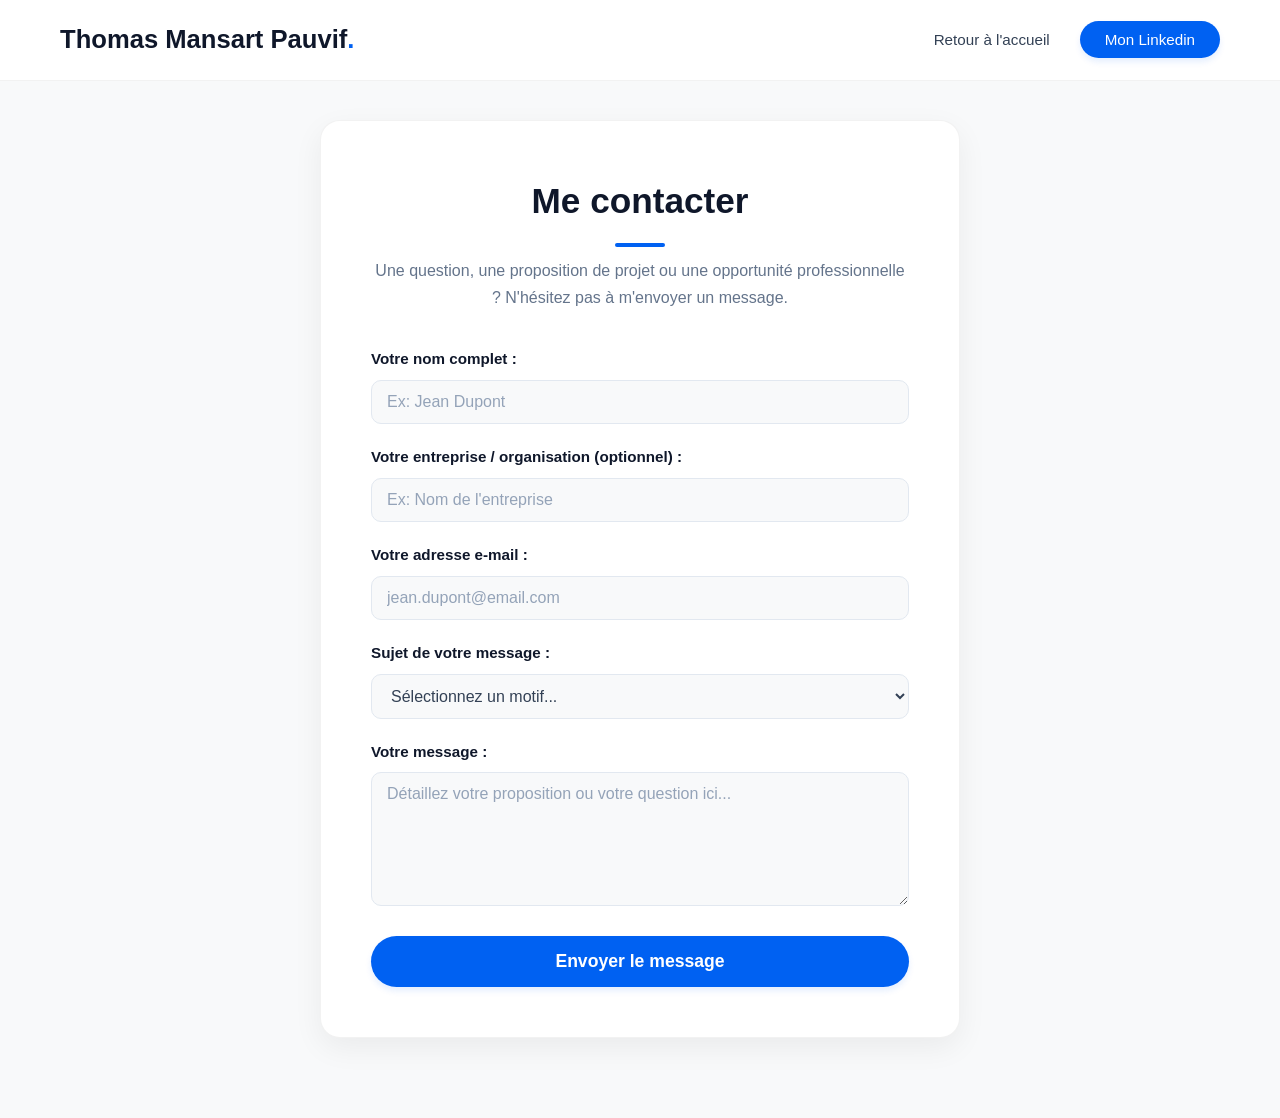
<file: contact.html>
<!DOCTYPE html>
<html lang="fr">
<head>
    <meta charset="UTF-8">
    <meta name="viewport" content="width=device-width, initial-scale=1.0">
    <title>Contact - Portfolio</title>
    <link rel="icon" type="image/png" href="favicon.png">
    <link rel="stylesheet" href="style.css">
</head>

<body>

<header>
        <nav class="container-nav">
            <div class="logo">Thomas Mansart Pauvif<span class="dot">.</span></div>
            <ul class="nav-links">
                <li><a href="index.html">Retour à l'accueil</a></li>
                <li><a href="https://www.linkedin.com/in/thomas-mansart-pauvif-61b54b3ba/" class="btn-nav">Mon Linkedin</a></li>
            </ul>
        </nav>
    </header>

    <!-- L'identifiant id="contact" permet de cibler directement cette section depuis votre index.html avec l'ancre #contact -->
    <section id="contact" class="contact-section">
        <div class="contact-container">
            <h2 class="contact-title">Me contacter</h2>
            <p class="contact-subtitle">Une question, une proposition de projet ou une opportunité professionnelle ? N'hésitez pas à m'envoyer un message.</p>
            
            <form action="https://formspree.io/f/xykakbja" method="POST" class="contact-form">
    
    <div class="form-group">
        <label for="name" class="form-label">Votre nom complet :</label>
        <input type="text" id="name" name="name" class="form-control" placeholder="Ex: Jean Dupont" required>
    </div>

    <div class="form-group">
        <label for="company" class="form-label">Votre entreprise / organisation (optionnel) :</label>
        <input type="text" id="company" name="company" class="form-control" placeholder="Ex: Nom de l'entreprise">
    </div>

    <div class="form-group">
        <label for="email" class="form-label">Votre adresse e-mail :</label>
        <input type="email" id="email" name="email" class="form-control" placeholder="jean.dupont@email.com" required>
    </div>

    <div class="form-group">
        <label for="subject" class="form-label">Sujet de votre message :</label>
        <select id="subject" name="subject" class="form-control" required>
            <option value="" disabled selected>Sélectionnez un motif...</option>
            <option value="Proposition de stage / alternance">Proposition de stage / alternance</option>
            <option value="Opportunité d'emploi">Opportunité d'emploi</option>
            <option value="Question sur un projet (SAE, perso...)">Question sur un projet (SAE, perso...)</option>
            <option value="Demande de devis / freelance">Demande de devis / freelance</option>
            <option value="Autre">Autre</option>
        </select>
    </div>

    <div class="form-group">
        <label for="message" class="form-label">Votre message :</label>
        <textarea id="message" name="message" class="form-control" rows="6" placeholder="Détaillez votre proposition ou votre question ici..." required></textarea>
    </div>

    <button type="submit" class="btn-submit">Envoyer le message</button>

</form>
        </div>
    </section>

</body>
</html>
</file>
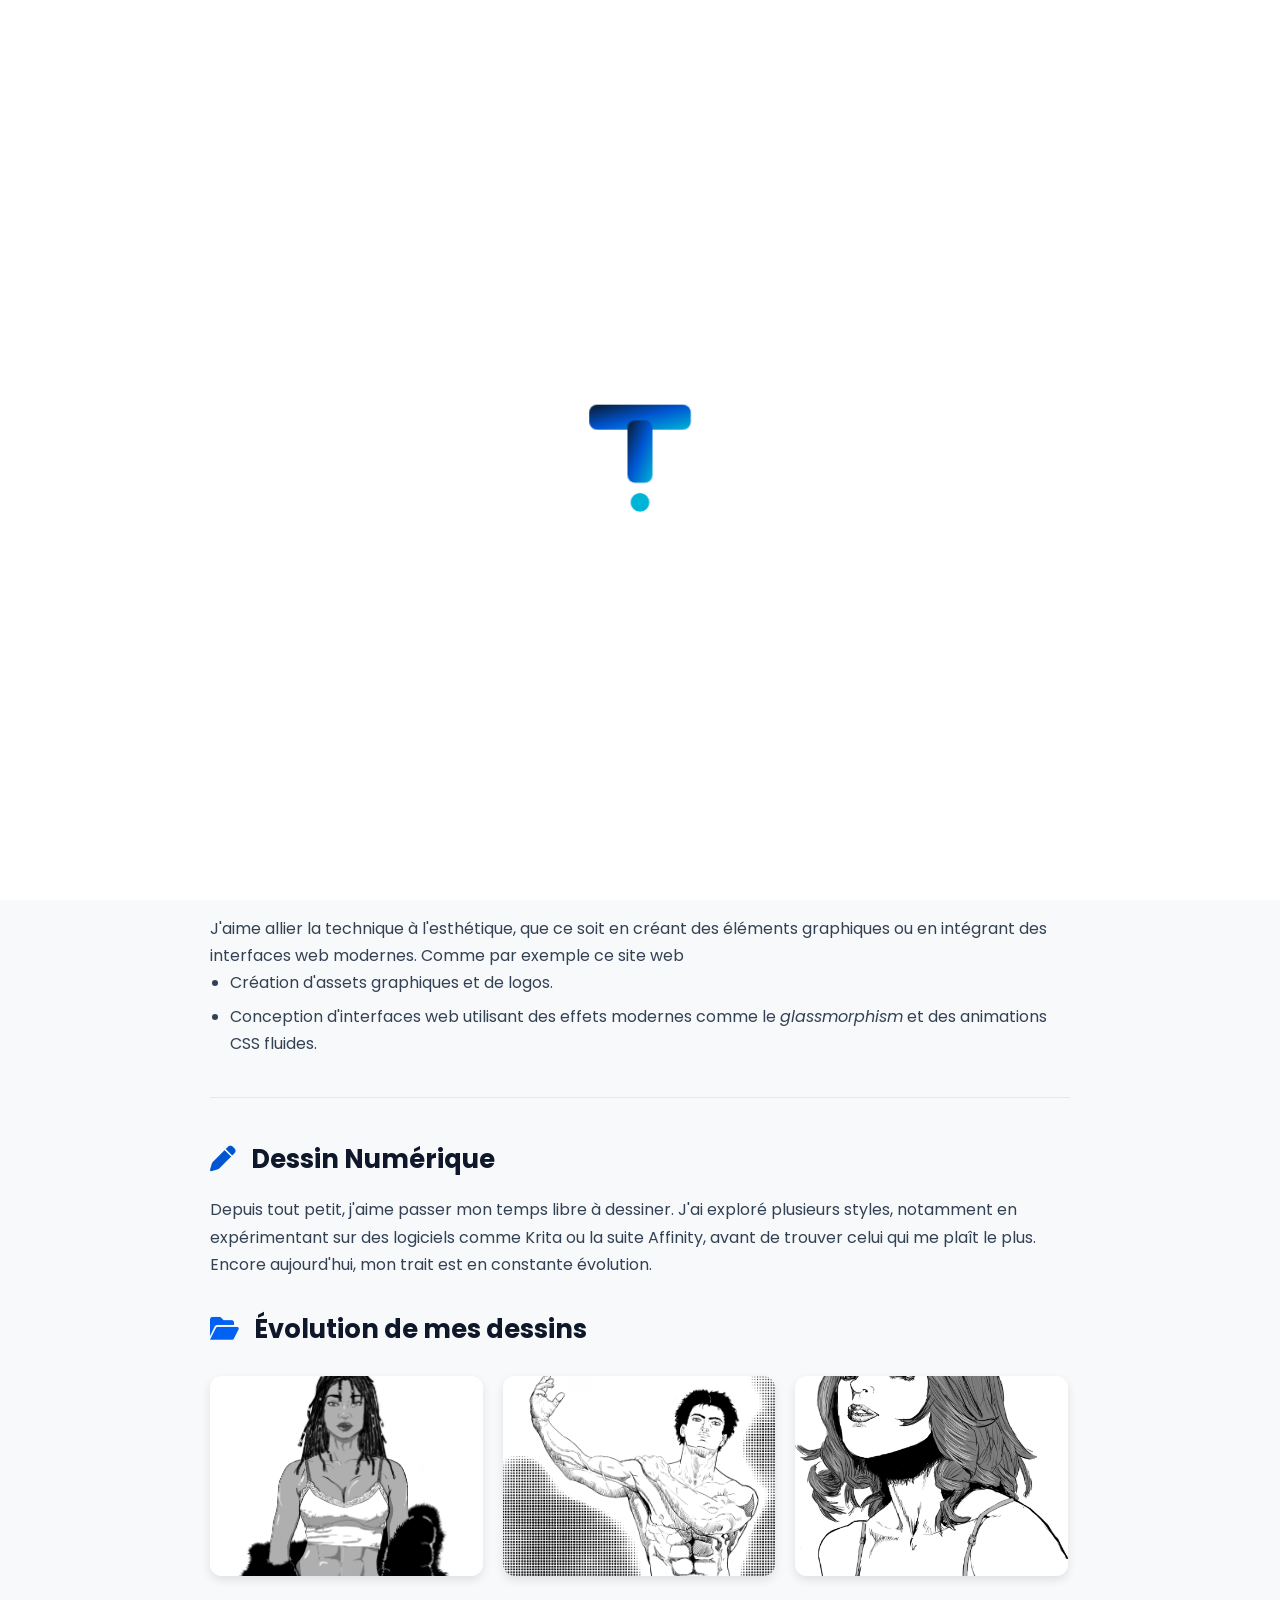
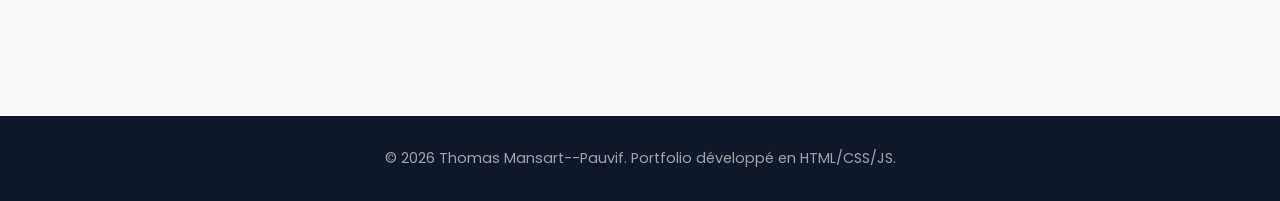
<file: hobbies.html>
<!DOCTYPE html>
<html lang="fr">
<head>
    <meta charset="UTF-8">
    <meta name="viewport" content="width=device-width, initial-scale=1.0">
    <title>Hobbies - Portfolio Thomas Mansart Pauvif</title>
    <link rel="icon" type="image/svg+xml" href="favicon.png">
    <link rel="stylesheet" href="style.css">
    <link href="https://fonts.googleapis.com/css2?family=Poppins:wght@300;400;500;600;700&display=swap" rel="stylesheet">
    <link rel="stylesheet" href="https://cdnjs.cloudflare.com/ajax/libs/font-awesome/6.0.0/css/all.min.css">
</head>
<body>

    <div id="preloader">
        <svg xmlns="http://www.w3.org/2000/svg" viewBox="0 0 512 512" id="loader-logo">
            <defs>
                <linearGradient id="techBlue" x1="0%" y1="0%" x2="100%" y2="100%">
                    <stop offset="0%" stop-color="#0A192F"/>
                    <stop offset="50%" stop-color="#0056D2"/>
                    <stop offset="100%" stop-color="#00B4D8"/>
                </linearGradient>
            </defs>
            <rect class="t-part t-horiz" x="126" y="140" width="260" height="64" rx="20" fill="url(#techBlue)"/>
            <rect class="t-part t-vert" x="224" y="180" width="64" height="160" rx="20" fill="url(#techBlue)"/>
            <circle class="t-part t-dot" cx="256" cy="390" r="24" fill="#00B4D8"/>
        </svg>
    </div>

    <header>
        <nav class="container-nav">
            <div class="logo">
                <img src="favicon.png" alt="Logo" style="height: 25px; vertical-align: middle; margin-right: 8px;">
                Thomas Mansart Pauvif<span class="dot">.</span>
            </div>
            <ul class="nav-links">
                <li><a href="index.html#accueil">Retour à l'accueil</a></li>
                <li><a href="index.html#competences" class="btn-nav">Mes autres compétences</a></li>
            </ul>
        </nav>
    </header>

    <section class="hero" style="min-height: 40vh; padding-top: 120px;">
        <div class="hero-content">
            <span class="subtitle fade-in-up">Parcours GEII - Tronc Commun</span>
            <h1 class="fade-in-up delay-1">Hobbbies & passions</h1>
            <p class="fade-in-up delay-2">Bienvenue dans mon univers</p>
        </div>
    </section>

    <section class="section bg-light">
        <div class="container sae-container">
    
            <article class="sae-part reveal-bottom">
                <h2 class="section-title-left"><i class="fas fa-gamepad" style="color: #0056D2;"></i> Stratégie & Jeux Vidéo</h2>
                <p>Je suis un grand amateur de jeux de stratégie et de rôle qui demandent de la gestion complexe et de la réflexion tactique.</p>
                <ul>
                    <li><strong>Warcraft 3: Reforged :</strong> Optimisation des "build orders" et micro-gestion en temps réel (faction Orc).</li>
                    <li><strong>Kenshi & Mount & Blade :</strong> Gestion de l'économie, recrutement de factions et survie dans des environnements bac-à-sable exigeants.</li>
                </ul>
                <div class="software-mini-gallery" style="margin-top: 15px;">
                         <img src="kenshi.png" alt="ma base" onclick="openModal('kenshi.png', 'création de base fonctionnelle sur kenshi')">
                </div>
            </article>

            <hr class="sae-divider">

            <article class="sae-part reveal-bottom">
                <h2 class="section-title-left"><i class="fas fa-desktop" style="color: #0056D2;"></i> Design Numérique & UI</h2>
                <p>J'aime allier la technique à l'esthétique, que ce soit en créant des éléments graphiques ou en intégrant des interfaces web modernes. Comme par exemple ce site web</p>
                <ul>
                    <li>Création d'assets graphiques et de logos.</li>
                    <li>Conception d'interfaces web utilisant des effets modernes comme le <em>glassmorphism</em> et des animations CSS fluides.</li>
                </ul>
            </article>

            <hr class="sae-divider">

            <article class="sae-part reveal-bottom">
                <h2 class="section-title-left"><i class="fas fa-pen" style="color: #0056D2;"></i> Dessin Numérique</h2>
                <p>Depuis tout petit, j'aime passer mon temps libre à dessiner. J'ai exploré plusieurs styles, notamment en expérimentant sur des logiciels comme Krita ou la suite Affinity, avant de trouver celui qui me plaît le plus. Encore aujourd'hui, mon trait est en constante évolution.</p>
                
                <h2 class="section-title-left" style="margin-top: 30px;"><i class="fas fa-folder-open"></i> Évolution de mes dessins</h2>
                
                <div class="gallery-grid">
                    <div class="gallery-item" onclick="openModal('dessin 2 bis.png', 'Création originale - Travail ancien')">
                        <img src="dessin 2 bis.png" alt="Dessin ancien">
                        <div class="gallery-caption">
                            <span>Création originale - Travail ancien</span>
                        </div>
                    </div>

                    <div class="gallery-item" onclick="openModal('dessin 1.1.png', 'Création originale - Évolution du style')">
                        <img src="dessin 1.1.png" alt="Dessin intermédiaire">
                        <div class="gallery-caption">
                            <span>Création originale - Évolution du style</span>
                        </div>
                    </div>

                    <div class="gallery-item" onclick="openModal('dessin1.png', 'Création originale - Travail récent')">
                        <img src="dessin1.png" alt="Dessin récent">
                        <div class="gallery-caption">
                            <span>Création originale - Travail récent</span>
                        </div>
                    </div>
                </div>
            </article>

        </div>
    </section>
    <div id="imageModal" class="modal" onclick="closeModal()">
    <   span class="close-modal">&times;</span>
        <img class="modal-content" id="modalImg">
        <div id="modalCaption"></div>
    </div>
    <footer>
        <p>&copy; 2026 Thomas Mansart--Pauvif. Portfolio développé en HTML/CSS/JS.</p>
    </footer>

    <script src="script.js"></script>
</body>
</html>
</file>
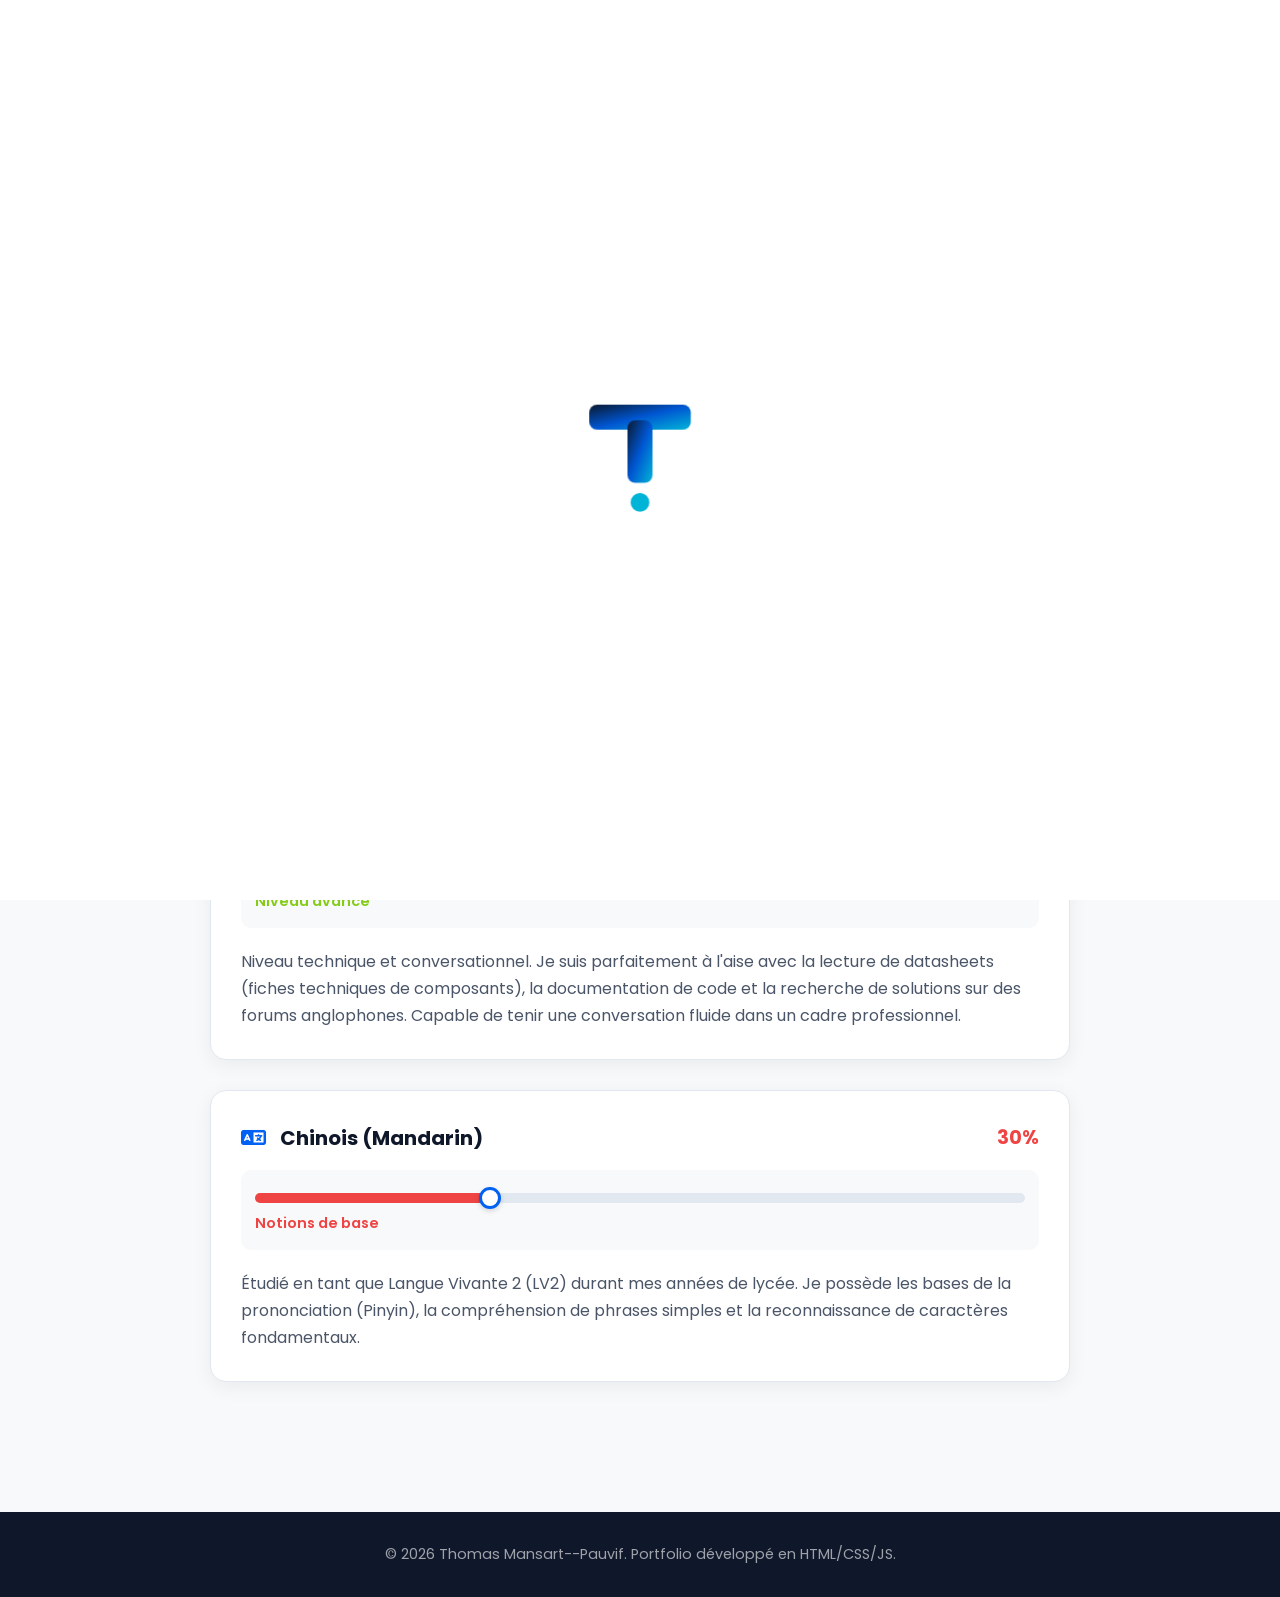
<file: lang_met.html>
<!DOCTYPE html>
<html lang="fr">
<head>
    <meta charset="UTF-8">
    <meta name="viewport" content="width=device-width, initial-scale=1.0">
    <title>Langues maîtrisées - Portfolio Thomas Mansart Pauvif</title>
    <link rel="icon" type="image/svg+xml" href="favicon.png">
    <link rel="stylesheet" href="style.css">
    <link href="https://fonts.googleapis.com/css2?family=Poppins:wght@300;400;500;600;700&display=swap" rel="stylesheet">
    <link rel="stylesheet" href="https://cdnjs.cloudflare.com/ajax/libs/font-awesome/6.0.0/css/all.min.css">
</head>
<body>

    <div id="preloader">
        <svg xmlns="http://www.w3.org/2000/svg" viewBox="0 0 512 512" id="loader-logo">
            <defs>
                <linearGradient id="techBlue" x1="0%" y1="0%" x2="100%" y2="100%">
                    <stop offset="0%" stop-color="#0A192F"/>
                    <stop offset="50%" stop-color="#0056D2"/>
                    <stop offset="100%" stop-color="#00B4D8"/>
                </linearGradient>
            </defs>
            <rect class="t-part t-horiz" x="126" y="140" width="260" height="64" rx="20" fill="url(#techBlue)"/>
            <rect class="t-part t-vert" x="224" y="180" width="64" height="160" rx="20" fill="url(#techBlue)"/>
            <circle class="t-part t-dot" cx="256" cy="390" r="24" fill="#00B4D8"/>
        </svg>
    </div>

    <header>
        <nav class="container-nav">
            <div class="logo">
                <img src="favicon.png" alt="Logo" style="height: 25px; vertical-align: middle; margin-right: 8px;">
                Thomas Mansart Pauvif<span class="dot">.</span>
            </div>
            <ul class="nav-links">
                <li><a href="index.html#accueil">Retour à l'accueil</a></li>
                <li><a href="index.html#competences" class="btn-nav">Mes autres compétences</a></li>
            </ul>
        </nav>
    </header>

    <section class="hero" style="min-height: 40vh; padding-top: 120px;">
        <div class="hero-content">
            <span class="subtitle fade-in-up">Compétences Linguistiques</span>
            <h1 class="fade-in-up delay-1">Langues maîtrisées</h1>
            <p class="fade-in-up delay-2">Un aperçu de mes capacités de communication à l'international, essentielles dans le domaine de l'ingénierie.</p>
        </div>
    </section>

    <section class="section bg-light">
        <div class="container sae-container">
    
           <!-- CARTE LANGUE : FRANÇAIS -->
            <div class="software-card reveal-bottom">
                <div class="software-header">
                    <h3><i class="fas fa-comment-dots"></i> Français</h3>
                    <span class="software-percent" id="val-francais">100%</span>
                </div>

                <div class="slider-container">
                    <!-- Valeur à 100 pour la langue maternelle -->
                    <input type="range" min="0" max="100" value="100" class="software-slider" id="slider-francais" disabled>
                    <p class="software-label" id="label-francais">Langue maternelle</p>
                </div>

                <div class="software-body">
                    <div class="software-text">
                        <p>Langue maternelle. Maîtrise parfaite à l'écrit comme à l'oral. Habitué à rédiger des documentations techniques complexes, des rapports de projet (SAE) et à communiquer de manière professionnelle.</p>
                    </div>
                </div>
            </div>

            <!-- CARTE LANGUE : ANGLAIS -->
            <div class="software-card reveal-bottom">
                <div class="software-header">
                    <h3><i class="fas fa-globe-americas"></i> Anglais</h3>
                    <span class="software-percent" id="val-anglais">75%</span>
                </div>

                <div class="slider-container">
                    <!-- Valeur à 75 pour un niveau avancé/technique -->
                    <input type="range" min="0" max="100" value="75" class="software-slider" id="slider-anglais" disabled>
                    <p class="software-label" id="label-anglais">Niveau : Avancé</p>
                </div>

                <div class="software-body">
                    <div class="software-text">
                        <p>Niveau technique et conversationnel. Je suis parfaitement à l'aise avec la lecture de datasheets (fiches techniques de composants), la documentation de code et la recherche de solutions sur des forums anglophones. Capable de tenir une conversation fluide dans un cadre professionnel.</p>
                    </div>
                </div>
            </div>

            <!-- CARTE LANGUE : CHINOIS -->
            <div class="software-card reveal-bottom">
                <div class="software-header">
                    <h3><i class="fas fa-language"></i> Chinois (Mandarin)</h3>
                    <span class="software-percent" id="val-chinois">30%</span>
                </div>

                <div class="slider-container">
                    <!-- Valeur à 30 pour des notions de base -->
                    <input type="range" min="0" max="100" value="30" class="software-slider" id="slider-chinois" disabled>
                    <p class="software-label" id="label-chinois">Niveau : Notions de base</p>
                </div>

                <div class="software-body">
                    <div class="software-text">
                        <p>Étudié en tant que Langue Vivante 2 (LV2) durant mes années de lycée. Je possède les bases de la prononciation (Pinyin), la compréhension de phrases simples et la reconnaissance de caractères fondamentaux.</p>
                    </div>
                </div>
            </div>

        </div>
    </section>

    <footer>
        <p>&copy; 2026 Thomas Mansart--Pauvif. Portfolio développé en HTML/CSS/JS.</p>
    </footer>

    <script src="script.js"></script>
</body>
</html>
</file>
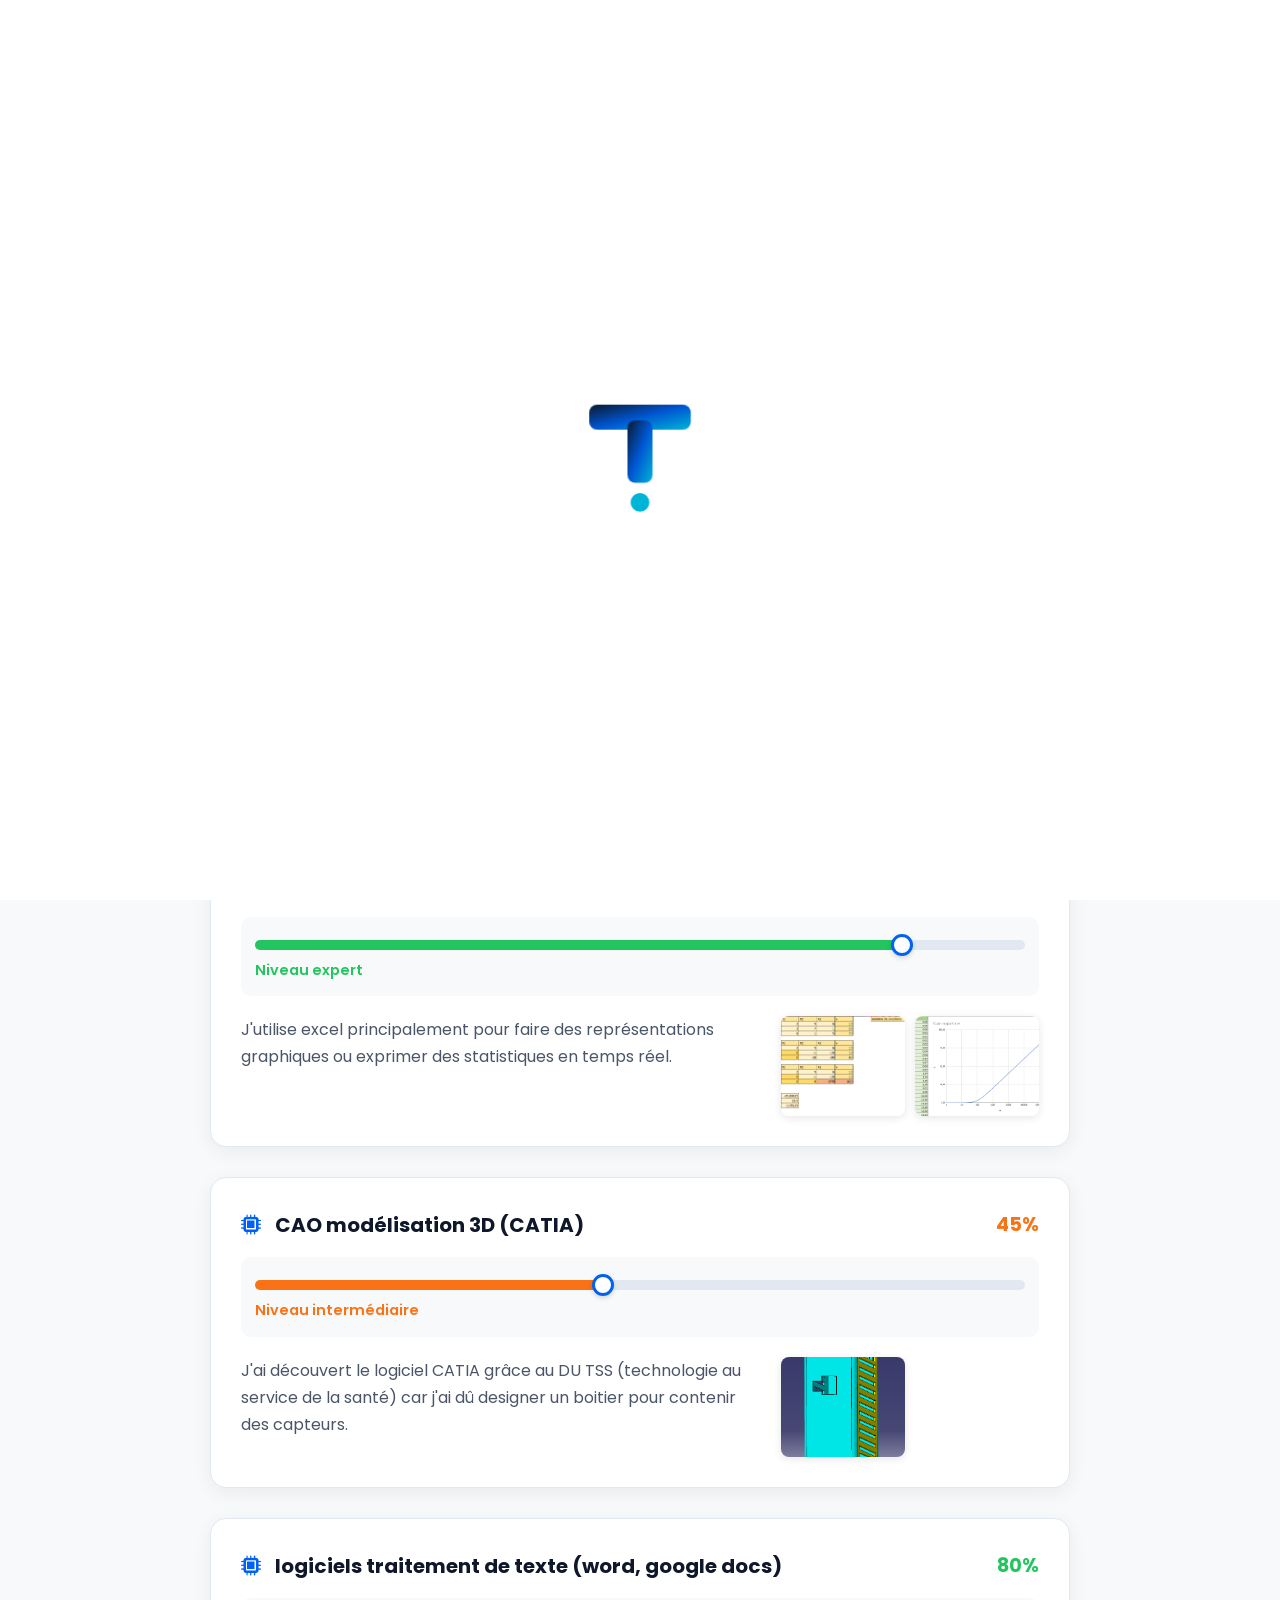
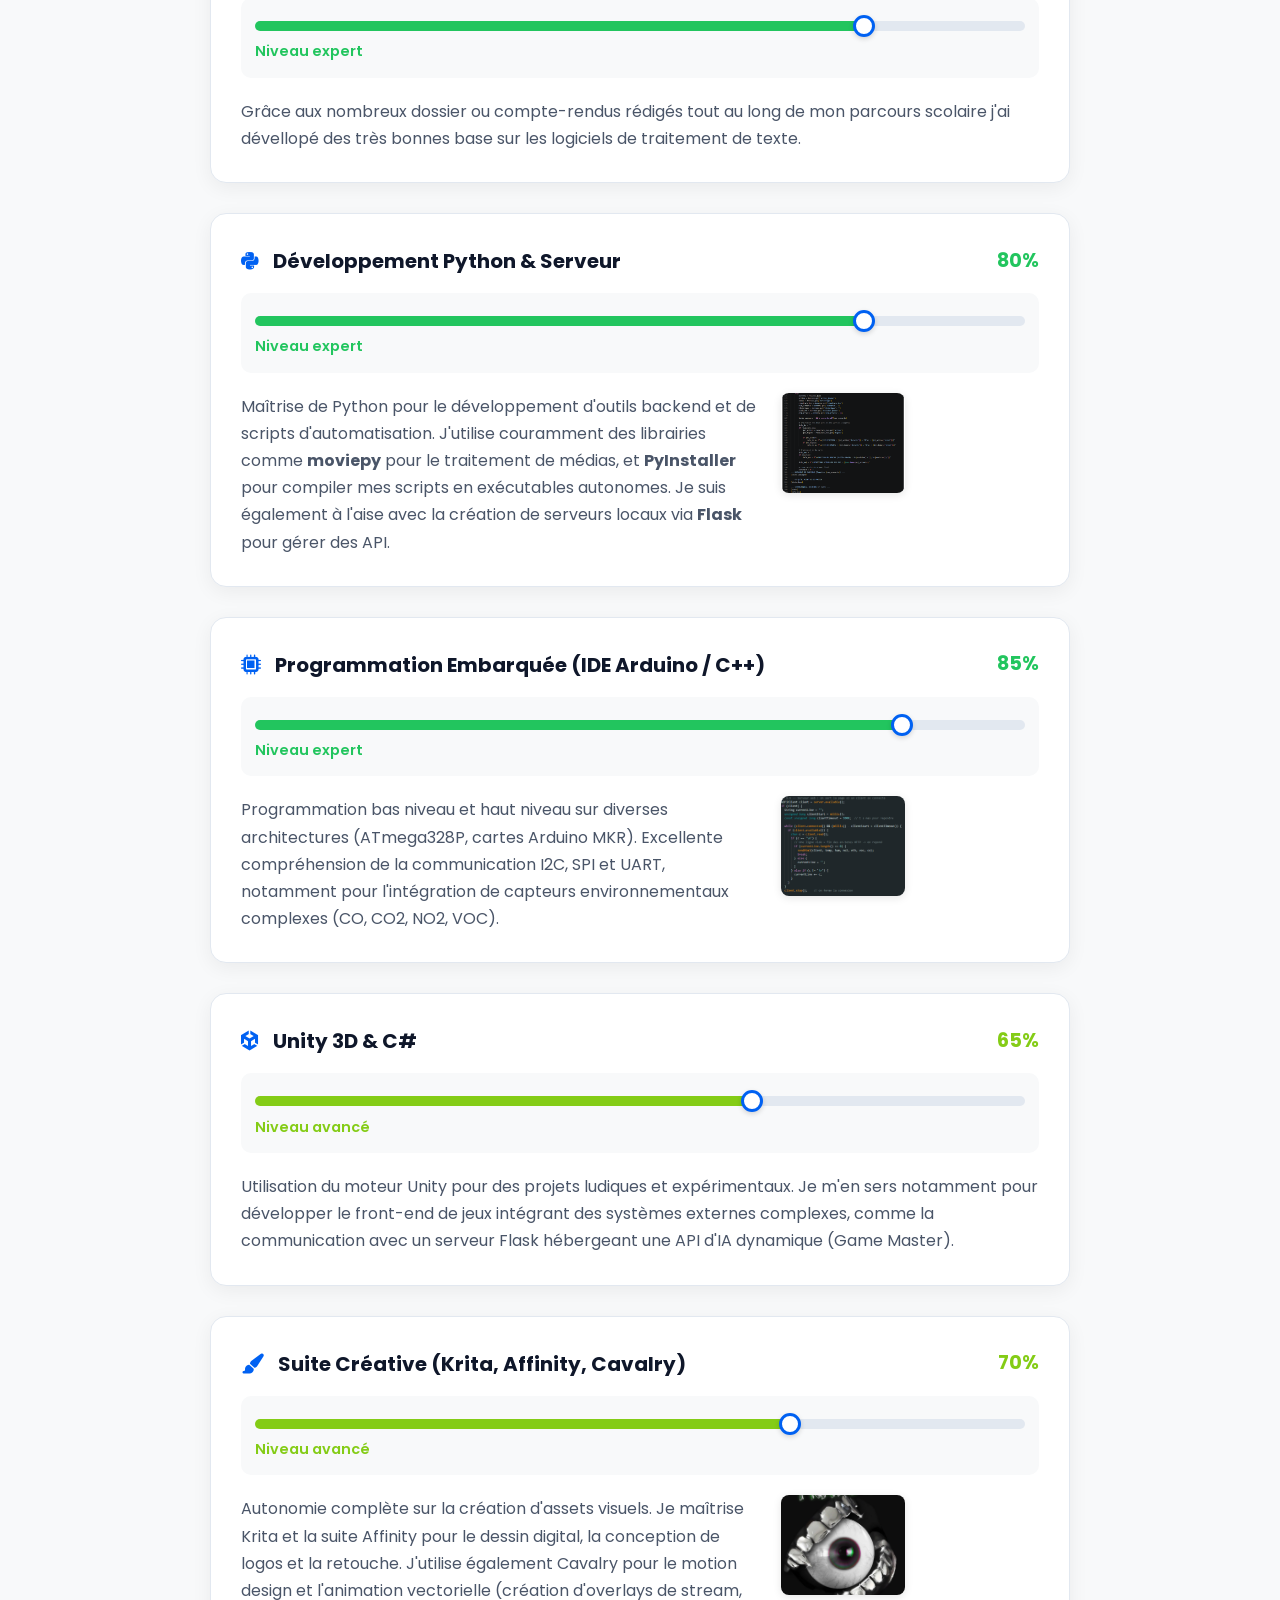
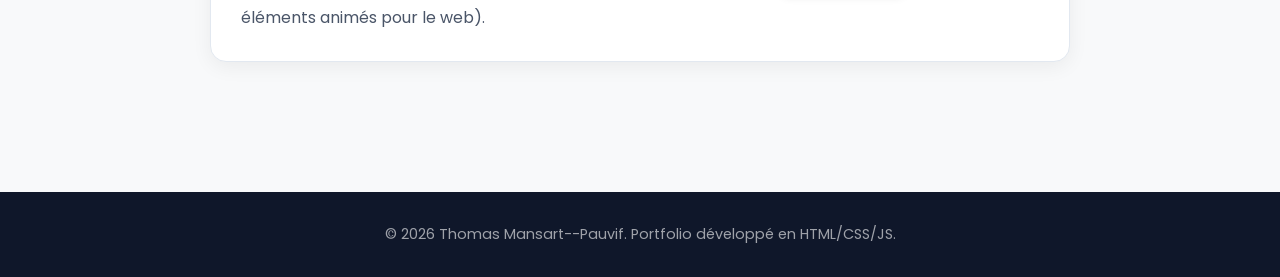
<file: log_met.html>
<!DOCTYPE html>
<html lang="fr">
<head>
    <meta charset="UTF-8">
    <meta name="viewport" content="width=device-width, initial-scale=1.0">
    <title>Logiciels maîtrisés - Portfolio Thomas Mansart Pauvif</title>
    <link rel="icon" type="image/svg+xml" href="favicon.png">
    <link rel="stylesheet" href="style.css">
    <link href="https://fonts.googleapis.com/css2?family=Poppins:wght@300;400;500;600;700&display=swap" rel="stylesheet">
    <link rel="stylesheet" href="https://cdnjs.cloudflare.com/ajax/libs/font-awesome/6.0.0/css/all.min.css">
</head>
<body>

    <div id="preloader">
        <svg xmlns="http://www.w3.org/2000/svg" viewBox="0 0 512 512" id="loader-logo">
            <defs>
                <linearGradient id="techBlue" x1="0%" y1="0%" x2="100%" y2="100%">
                    <stop offset="0%" stop-color="#0A192F"/>
                    <stop offset="50%" stop-color="#0056D2"/>
                    <stop offset="100%" stop-color="#00B4D8"/>
                </linearGradient>
            </defs>
            <rect class="t-part t-horiz" x="126" y="140" width="260" height="64" rx="20" fill="url(#techBlue)"/>
            <rect class="t-part t-vert" x="224" y="180" width="64" height="160" rx="20" fill="url(#techBlue)"/>
            <circle class="t-part t-dot" cx="256" cy="390" r="24" fill="#00B4D8"/>
        </svg>
    </div>

    <header>
        <nav class="container-nav">
            <div class="logo">
                <img src="favicon.png" alt="Logo" style="height: 25px; vertical-align: middle; margin-right: 8px;">
                Thomas Mansart Pauvif<span class="dot">.</span>
            </div>
            <ul class="nav-links">
                <li><a href="index.html#accueil">Retour à l'accueil</a></li>
                <li><a href="index.html#competences" class="btn-nav">Mes autres compétences</a></li>
            </ul>
        </nav>
    </header>

    <section class="hero" style="min-height: 40vh; padding-top: 120px;">
        <div class="hero-content">
            <span class="subtitle fade-in-up">Parcours GEII - Tronc Commun</span>
            <h1 class="fade-in-up delay-1">Logiciels maîtrisés</h1>
            <p class="fade-in-up delay-2">Voici l'entièreté des logiciels que je maîtrise ou que je suis en train d'apprendre.</p>
        </div>
    </section>

    <section class="section bg-light">
        <div class="container sae-container">
    
           <!-- CARTE LOGICIEL : PROTEUS -->
            <div class="software-card reveal-bottom">
                <div class="software-header">
                    <h3><i class="fas fa-microchip"></i> Suite Proteus (ISIS/ARES)</h3>
                    <span class="software-percent" id="val-proteus">75%</span>
                </div>

                <!-- Le curseur FIXE -->
                <div class="slider-container">
                    <!-- L'attribut "disabled" bloque le curseur. Change le "value" pour modifier ton niveau ! -->
                    <input type="range" min="0" max="100" value="75" class="software-slider" id="slider-proteus" disabled>
                    <p class="software-label" id="label-proteus">Niveau : Avancé</p>
                </div>

                <div class="software-body">
                    <div class="software-text">
                        <p>J'utilise la suite Proteus pour la conception de schémas électroniques (ISIS) et le routage de circuits imprimés (ARES). Cet outil m'a notamment permis de réaliser le PCB complexe de la carte emetteur du Kart à hélice avec des contraintes d'espace très strictes.</p>
                    </div>
                    <div class="software-mini-gallery">
                        <img src="isis.png" alt="Schéma ISIS" onclick="openModal('isis.png', 'Conception sur Proteus ISIS')">
                        <img src="ares.png" alt="Routage ARES" onclick="openModal('ares.png', 'Routage sur Proteus ARES')">
                    </div>
                </div>
            </div>

            <!-- CARTE LOGICIEL : EXCEL -->
            <div class="software-card reveal-bottom">
                <div class="software-header">
                    <h3><i class="fas fa-microchip"></i> Tableur(Excel/Google sheets)</h3>
                    <span class="software-percent" id="val-excel">85%</span>
                </div>

                <!-- Le curseur FIXE -->
                <div class="slider-container">
                    <!-- L'attribut "disabled" bloque le curseur. Change le "value" pour modifier ton niveau ! -->
                    <input type="range" min="0" max="100" value="85" class="software-slider" id="slider-excel" disabled>
                    <p class="software-label" id="label-excel">Niveau : Avancé</p>
                </div>

                <div class="software-body">
                    <div class="software-text">
                        <p>J'utilise excel principalement pour faire des représentations graphiques ou exprimer des statistiques en temps réel.</p>
                    </div>
                    <div class="software-mini-gallery">
                        <img src="matrices.png" alt="matrice" onclick="openModal('matrices.png', 'création de matrices pour résoudre des équations à plusieures inconnues.')">
                        <img src="bode.png" alt="bode" onclick="openModal('bode.png', 'représentation graphique de diagrammes de Bode.')">
                    </div>
                </div>
            </div>

            <!-- CARTE LOGICIEL : CATIA -->
            <div class="software-card reveal-bottom">
                <div class="software-header">
                    <h3><i class="fas fa-microchip"></i> CAO modélisation 3D (CATIA)</h3>
                    <span class="software-percent" id="val-catia">45%</span>
                </div>

                <!-- Le curseur FIXE -->
                <div class="slider-container">
                    <!-- L'attribut "disabled" bloque le curseur. Change le "value" pour modifier ton niveau ! -->
                    <input type="range" min="0" max="100" value="45" class="software-slider" id="slider-catia" disabled>
                    <p class="software-label" id="label-catia">Niveau : Débutant</p>
                </div>

                <div class="software-body">
                    <div class="software-text">
                        <p>J'ai découvert le logiciel CATIA grâce au DU TSS (technologie au service de la santé) car j'ai dû designer un boitier pour contenir des capteurs.</p>
                    </div>
                    <div class="software-mini-gallery">
                        <img src="boitier.png" alt="boitier" onclick="openModal('boitier.png', 'création de boitier')">
                    </div>
                </div>
            </div>

            <!-- CARTE LOGICIEL : suite office -->
            <div class="software-card reveal-bottom">
                <div class="software-header">
                    <h3><i class="fas fa-microchip"></i> logiciels traitement de texte (word, google docs)</h3>
                    <span class="software-percent" id="val-word">80%</span>
                </div>

                <!-- Le curseur FIXE -->
                <div class="slider-container">
                    <!-- L'attribut "disabled" bloque le curseur. Change le "value" pour modifier ton niveau ! -->
                    <input type="range" min="0" max="100" value="80" class="software-slider" id="slider-word" disabled>
                    <p class="software-label" id="label-word">Niveau : Avancé</p>
                </div>

                <div class="software-body">
                    <div class="software-text">
                        <p>Grâce aux nombreux dossier ou compte-rendus rédigés tout au long de mon parcours scolaire j'ai dévellopé des très bonnes base sur les logiciels de traitement de texte.</p>
                    </div>
                </div>
            </div>

            <div class="software-card reveal-bottom">
                <div class="software-header">
                    <h3><i class="fab fa-python"></i> Développement Python & Serveur</h3>
                    <span class="software-percent" id="val-python">80%</span>
                </div>
                <div class="slider-container">
                    <input type="range" min="0" max="100" value="80" class="software-slider" id="slider-python" disabled>
                    <p class="software-label" id="label-python">Niveau : Avancé</p>
                </div>
                <div class="software-body">
                    <div class="software-text">
                        <p>Maîtrise de Python pour le développement d'outils backend et de scripts d'automatisation. J'utilise couramment des librairies comme <strong>moviepy</strong> pour le traitement de médias, et <strong>PyInstaller</strong> pour compiler mes scripts en exécutables autonomes. Je suis également à l'aise avec la création de serveurs locaux via <strong>Flask</strong> pour gérer des API.</p>
                    </div>
                    <div class="software-mini-gallery">
                        <img src="python.png" alt="Code Python" onclick="openModal('python.png', 'Serveur comuniquant avec une API IA générative')">
                    </div>
                </div>
            </div>

            <div class="software-card reveal-bottom">
                <div class="software-header">
                    <h3><i class="fas fa-microchip"></i> Programmation Embarquée (IDE Arduino / C++)</h3>
                    <span class="software-percent" id="val-arduino">85%</span>
                </div>
                <div class="slider-container">
                    <input type="range" min="0" max="100" value="85" class="software-slider" id="slider-arduino" disabled>
                    <p class="software-label" id="label-arduino">Niveau : Avancé</p>
                </div>
                <div class="software-body">
                    <div class="software-text">
                        <p>Programmation bas niveau et haut niveau sur diverses architectures (ATmega328P, cartes Arduino MKR). Excellente compréhension de la communication I2C, SPI et UART, notamment pour l'intégration de capteurs environnementaux complexes (CO, CO2, NO2, VOC).</p>
                    </div>
                    <div class="software-mini-gallery">
                        <img src="arduino.png" alt="Code C++" onclick="openModal('arduino.png', 'envoi de données sur un serveur web')">
                    </div>
                </div>
            </div>

            <div class="software-card reveal-bottom">
                <div class="software-header">
                    <h3><i class="fab fa-unity"></i> Unity 3D & C#</h3>
                    <span class="software-percent" id="val-unity">65%</span>
                </div>
                <div class="slider-container">
                    <input type="range" min="0" max="100" value="65" class="software-slider" id="slider-unity" disabled>
                    <p class="software-label" id="label-unity">Niveau : Intermédiaire</p>
                </div>
                <div class="software-body">
                    <div class="software-text">
                        <p>Utilisation du moteur Unity pour des projets ludiques et expérimentaux. Je m'en sers notamment pour développer le front-end de jeux intégrant des systèmes externes complexes, comme la communication avec un serveur Flask hébergeant une API d'IA dynamique (Game Master).</p>
                    </div>
                </div>
            </div>

            <div class="software-card reveal-bottom">
                <div class="software-header">
                    <h3><i class="fas fa-paint-brush"></i> Suite Créative (Krita, Affinity, Cavalry)</h3>
                    <span class="software-percent" id="val-design">70%</span>
                </div>
                <div class="slider-container">
                    <input type="range" min="0" max="100" value="70" class="software-slider" id="slider-design" disabled>
                    <p class="software-label" id="label-design">Niveau : Avancé</p>
                </div>
                <div class="software-body">
                    <div class="software-text">
                        <p>Autonomie complète sur la création d'assets visuels. Je maîtrise Krita et la suite Affinity pour le dessin digital, la conception de logos et la retouche. J'utilise également Cavalry pour le motion design et l'animation vectorielle (création d'overlays de stream, éléments animés pour le web).</p>
                    </div>
                    <div class="software-mini-gallery">
                        <img src="photomontage.png" alt="fond écran" onclick="openModal('photomontage.png', 'fond écran pour smartphone dans mon identité visuelle')">
                    </div>
                </div>
            </div>

        </div>
    </section>

    <div id="imageModal" class="modal" onclick="closeModal()">
        <span class="close-modal">&times;</span>
        <img class="modal-content" id="modalImg">
        <div id="modalCaption"></div>
    </div>

    <footer>
        <p>&copy; 2026 Thomas Mansart--Pauvif. Portfolio développé en HTML/CSS/JS.</p>
    </footer>

    <script src="script.js"></script>
</body>
</html>
</file>
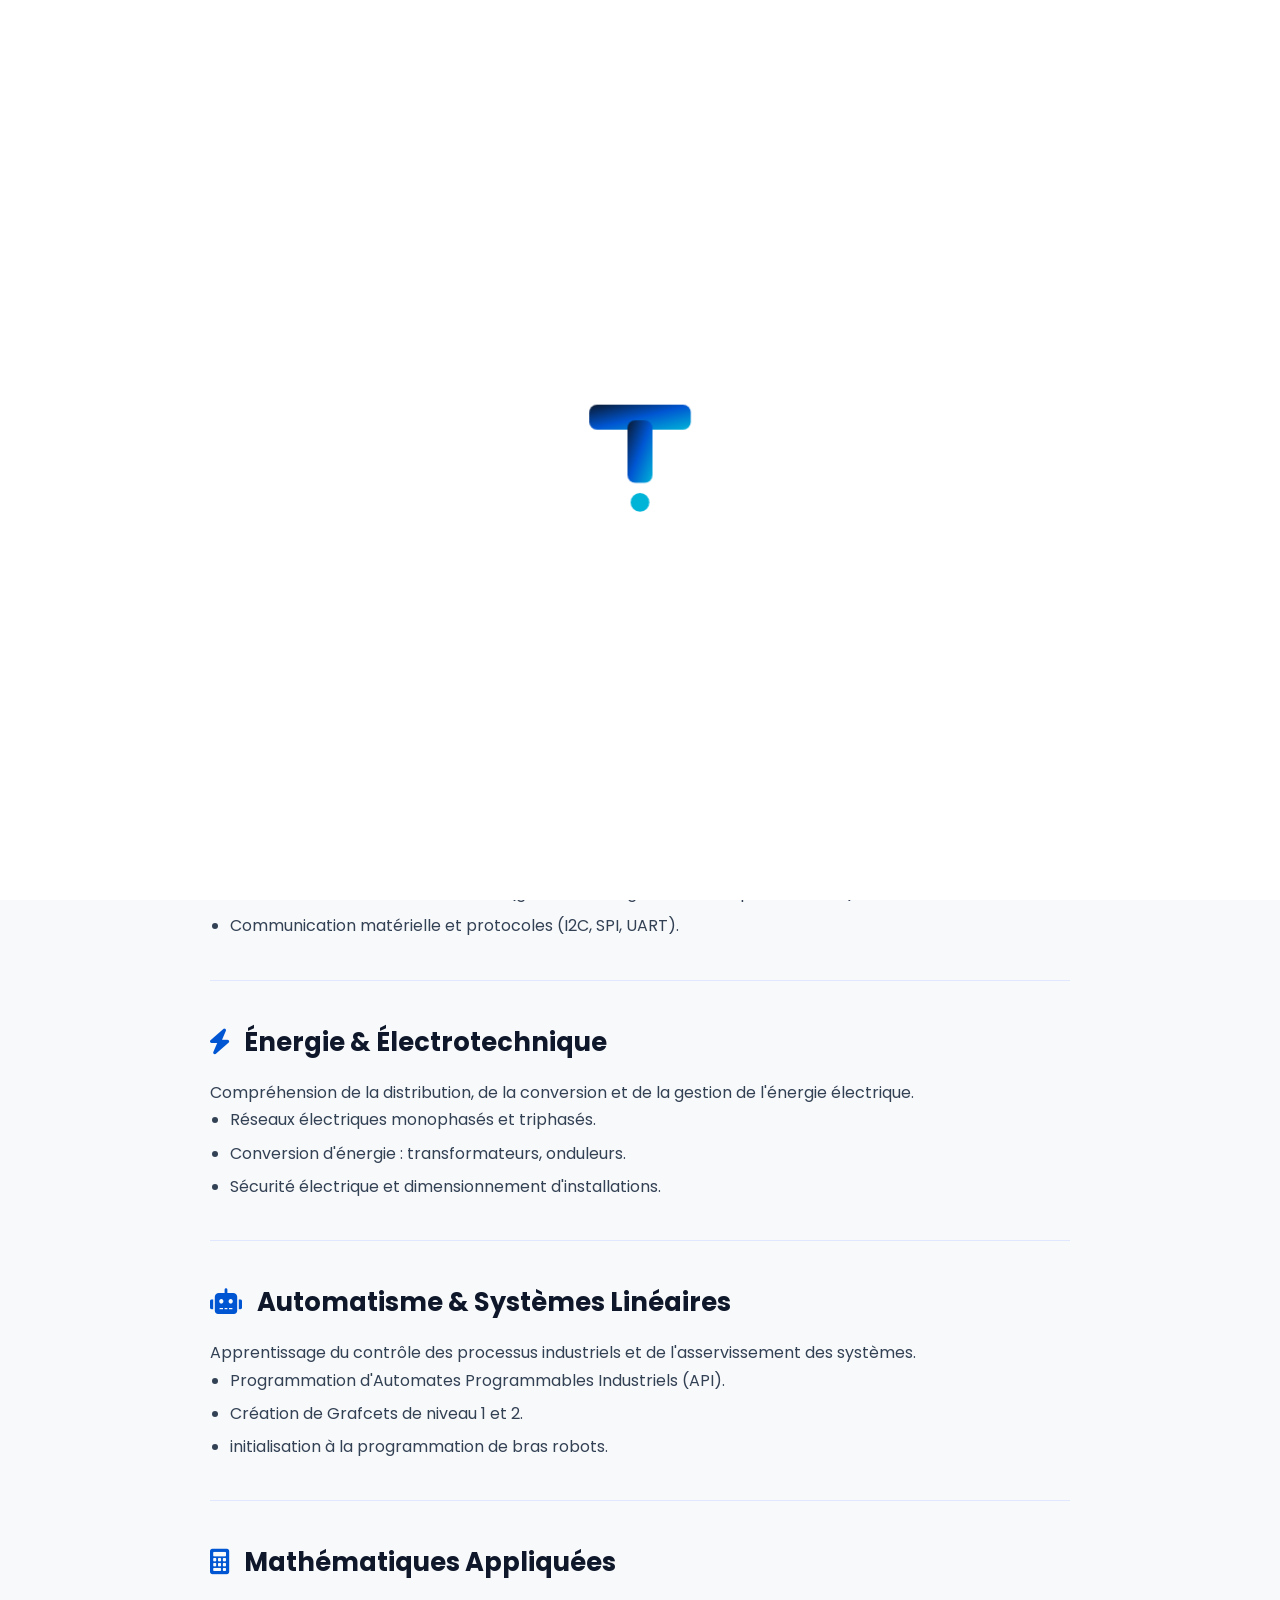
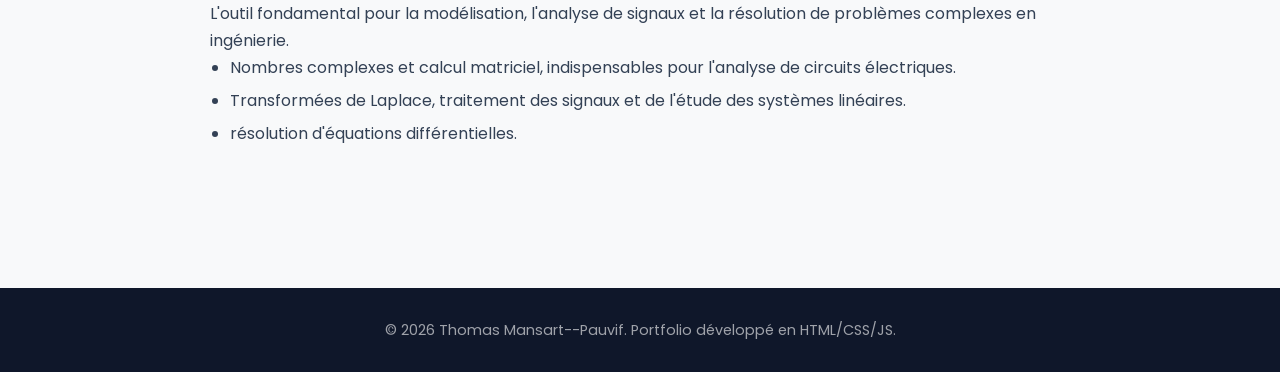
<file: mat_theo.html>
<!DOCTYPE html>
<html lang="fr">
<head>
    <meta charset="UTF-8">
    <meta name="viewport" content="width=device-width, initial-scale=1.0">
    <title>Matières Théoriques - Portfolio Thomas Mansart Pauvif</title>
    <link rel="icon" type="image/svg+xml" href="favicon.png">
    <link rel="stylesheet" href="style.css">
    <link href="https://fonts.googleapis.com/css2?family=Poppins:wght@300;400;500;600;700&display=swap" rel="stylesheet">
    <link rel="stylesheet" href="https://cdnjs.cloudflare.com/ajax/libs/font-awesome/6.0.0/css/all.min.css">
</head>
<body>

    <div id="preloader">
        <svg xmlns="http://www.w3.org/2000/svg" viewBox="0 0 512 512" id="loader-logo">
            <defs>
                <linearGradient id="techBlue" x1="0%" y1="0%" x2="100%" y2="100%">
                    <stop offset="0%" stop-color="#0A192F"/>
                    <stop offset="50%" stop-color="#0056D2"/>
                    <stop offset="100%" stop-color="#00B4D8"/>
                </linearGradient>
            </defs>
            <rect class="t-part t-horiz" x="126" y="140" width="260" height="64" rx="20" fill="url(#techBlue)"/>
            <rect class="t-part t-vert" x="224" y="180" width="64" height="160" rx="20" fill="url(#techBlue)"/>
            <circle class="t-part t-dot" cx="256" cy="390" r="24" fill="#00B4D8"/>
        </svg>
    </div>

    <header>
        <nav class="container-nav">
            <div class="logo">
                <img src="favicon.png" alt="Logo" style="height: 25px; vertical-align: middle; margin-right: 8px;">
                Thomas Mansart Pauvif<span class="dot">.</span>
            </div>
            <ul class="nav-links">
                <li><a href="index.html#accueil">Retour à l'accueil</a></li>
                <li><a href="index.html#competences" class="btn-nav">Mes autres compétences</a></li>
            </ul>
        </nav>
    </header>

    <section class="hero" style="min-height: 40vh; padding-top: 120px;">
        <div class="hero-content">
            <span class="subtitle fade-in-up">Parcours GEII - Tronc Commun</span>
            <h1 class="fade-in-up delay-1">Matières Théoriques</h1>
            <p class="fade-in-up delay-2">Un aperçu des connaissances fondamentales acquises lors de ma formation en BUT.</p>
        </div>
    </section>

    <section class="section bg-light">
        <div class="container sae-container">
    
            <article class="sae-part reveal-bottom">
                <h2 class="section-title-left"><i class="fas fa-microchip" style="color: #0056D2;"></i> Électronique Analogique & Numérique</h2>
                <p>Base essentielle de mon cursus, cette matière me permet de comprendre et de concevoir la structure matérielle des systèmes.</p>
                <ul>
                    <li>Analyse de circuits, théorèmes de Thévenin et Norton.</li>
                    <li>Étude des composants fondamentaux : diodes, transistors, amplificateurs opérationnels (AOP).</li>
                    <li>Logique combinatoire et séquentielle (portes logiques, bascules, compteurs).</li>
                </ul>
            </article>

            <hr class="sae-divider">

            <article class="sae-part reveal-bottom">
                <h2 class="section-title-left"><i class="fas fa-code" style="color: #0056D2;"></i> Informatique Industrielle</h2>
                <p>Le pont entre le logiciel et le matériel. C'est ici que l'on donne "vie" et intelligence aux circuits électroniques.</p>
                <ul>
                    <li>Programmation en C et C++ appliquée aux systèmes embarqués.</li>
                    <li>Architecture des microcontrôleurs (gestion des registres, interruptions, timers).</li>
                    <li>Communication matérielle et protocoles (I2C, SPI, UART).</li>
                </ul>
            </article>

            <hr class="sae-divider">

            <article class="sae-part reveal-bottom">
                <h2 class="section-title-left"><i class="fas fa-bolt" style="color: #0056D2;"></i> Énergie & Électrotechnique</h2>
                <p>Compréhension de la distribution, de la conversion et de la gestion de l'énergie électrique.</p>
                <ul>
                    <li>Réseaux électriques monophasés et triphasés.</li>
                    <li>Conversion d'énergie : transformateurs, onduleurs.</li>
                    <li>Sécurité électrique et dimensionnement d'installations.</li>
                </ul>
            </article>

            <hr class="sae-divider">

            <article class="sae-part reveal-bottom">
                <h2 class="section-title-left"><i class="fas fa-robot" style="color: #0056D2;"></i> Automatisme & Systèmes Linéaires</h2>
                <p>Apprentissage du contrôle des processus industriels et de l'asservissement des systèmes.</p>
                <ul>
                    <li>Programmation d'Automates Programmables Industriels (API).</li>
                    <li>Création de Grafcets de niveau 1 et 2.</li>
                    <li>initialisation à la programmation de bras robots.</li>
                </ul>
            </article>

            <hr class="sae-divider">

            <article class="sae-part reveal-bottom">
                <h2 class="section-title-left"><i class="fas fa-calculator" style="color: #0056D2;"></i> Mathématiques Appliquées</h2>
                <p>L'outil fondamental pour la modélisation, l'analyse de signaux et la résolution de problèmes complexes en ingénierie.</p>
                <ul>
                    <li>Nombres complexes et calcul matriciel, indispensables pour l'analyse de circuits électriques.</li>
                    <li>Transformées de Laplace, traitement des signaux et de l'étude des systèmes linéaires.</li>
                    <li>résolution d'équations différentielles.</li>
                </ul>
            </article>
        </div>
    </section>

    <footer>
        <p>&copy; 2026 Thomas Mansart--Pauvif. Portfolio développé en HTML/CSS/JS.</p>
    </footer>

    <script src="script.js"></script>
</body>
</html>
</file>
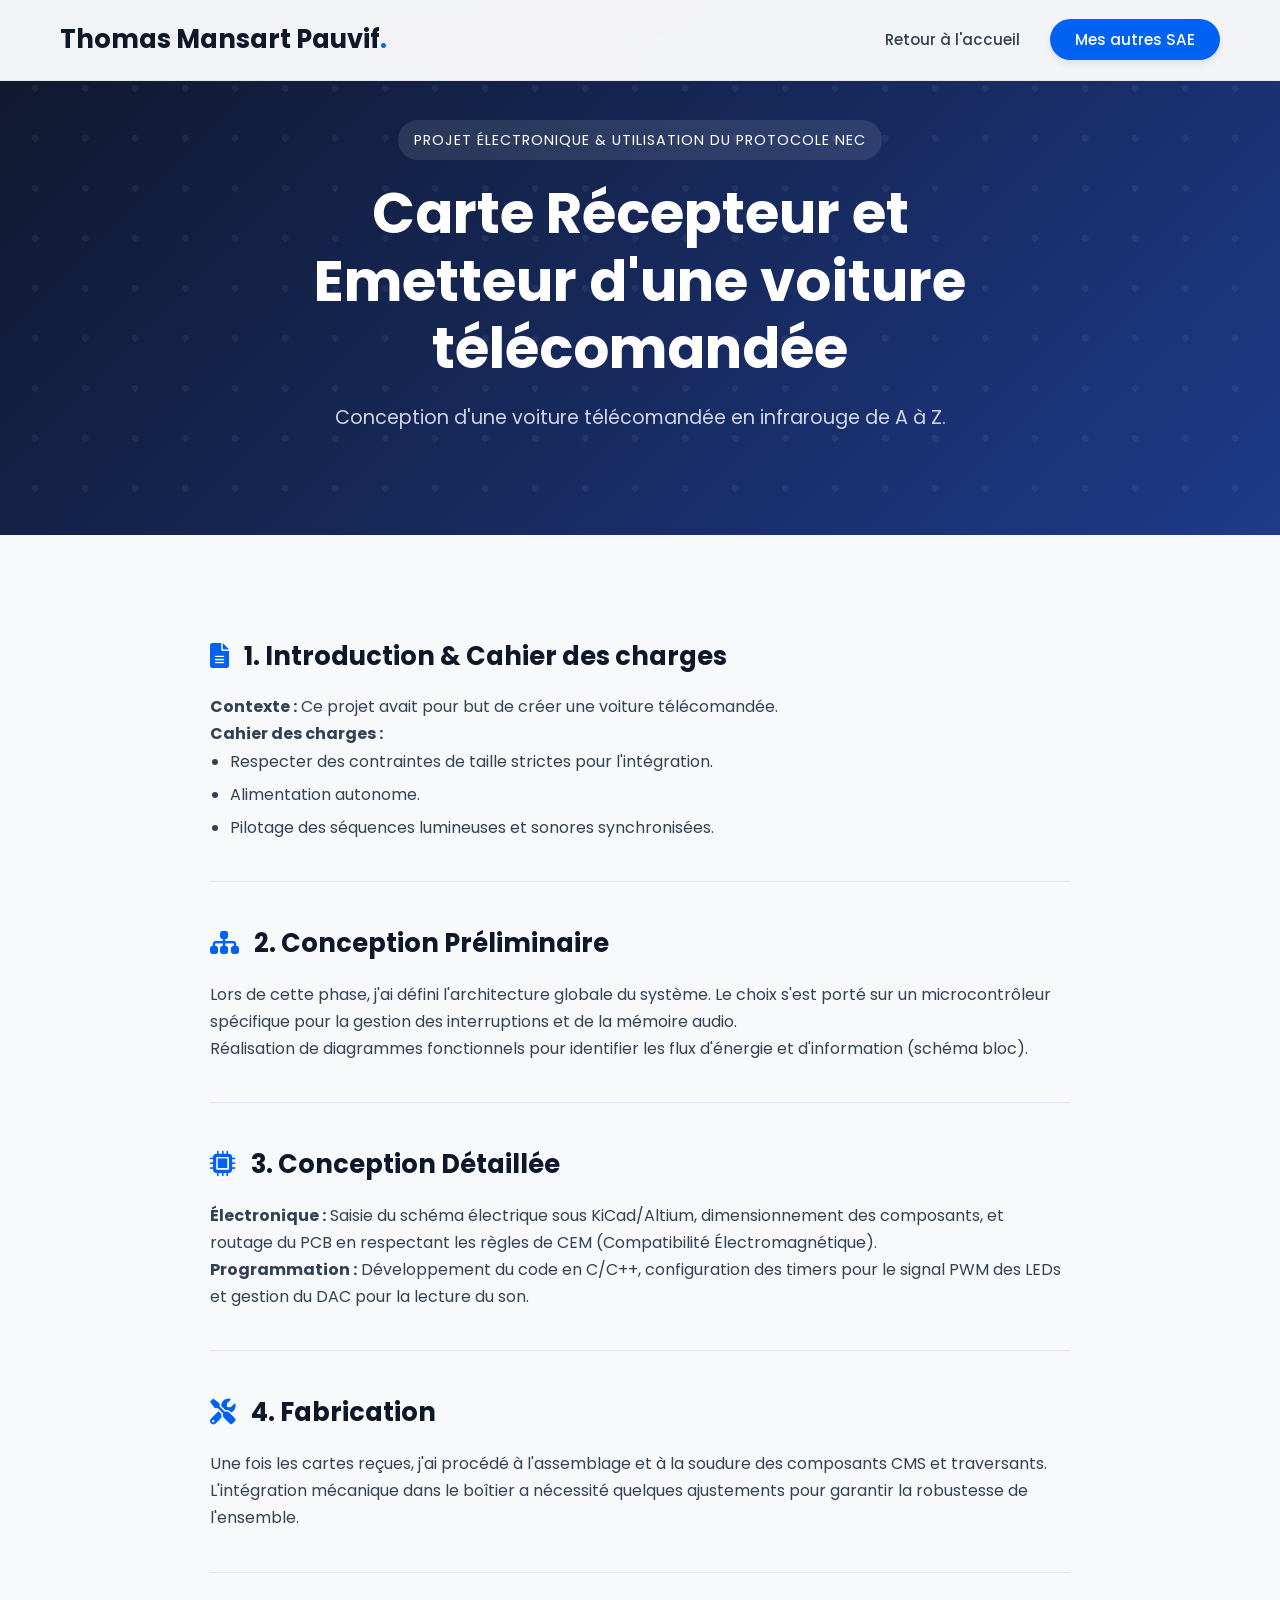
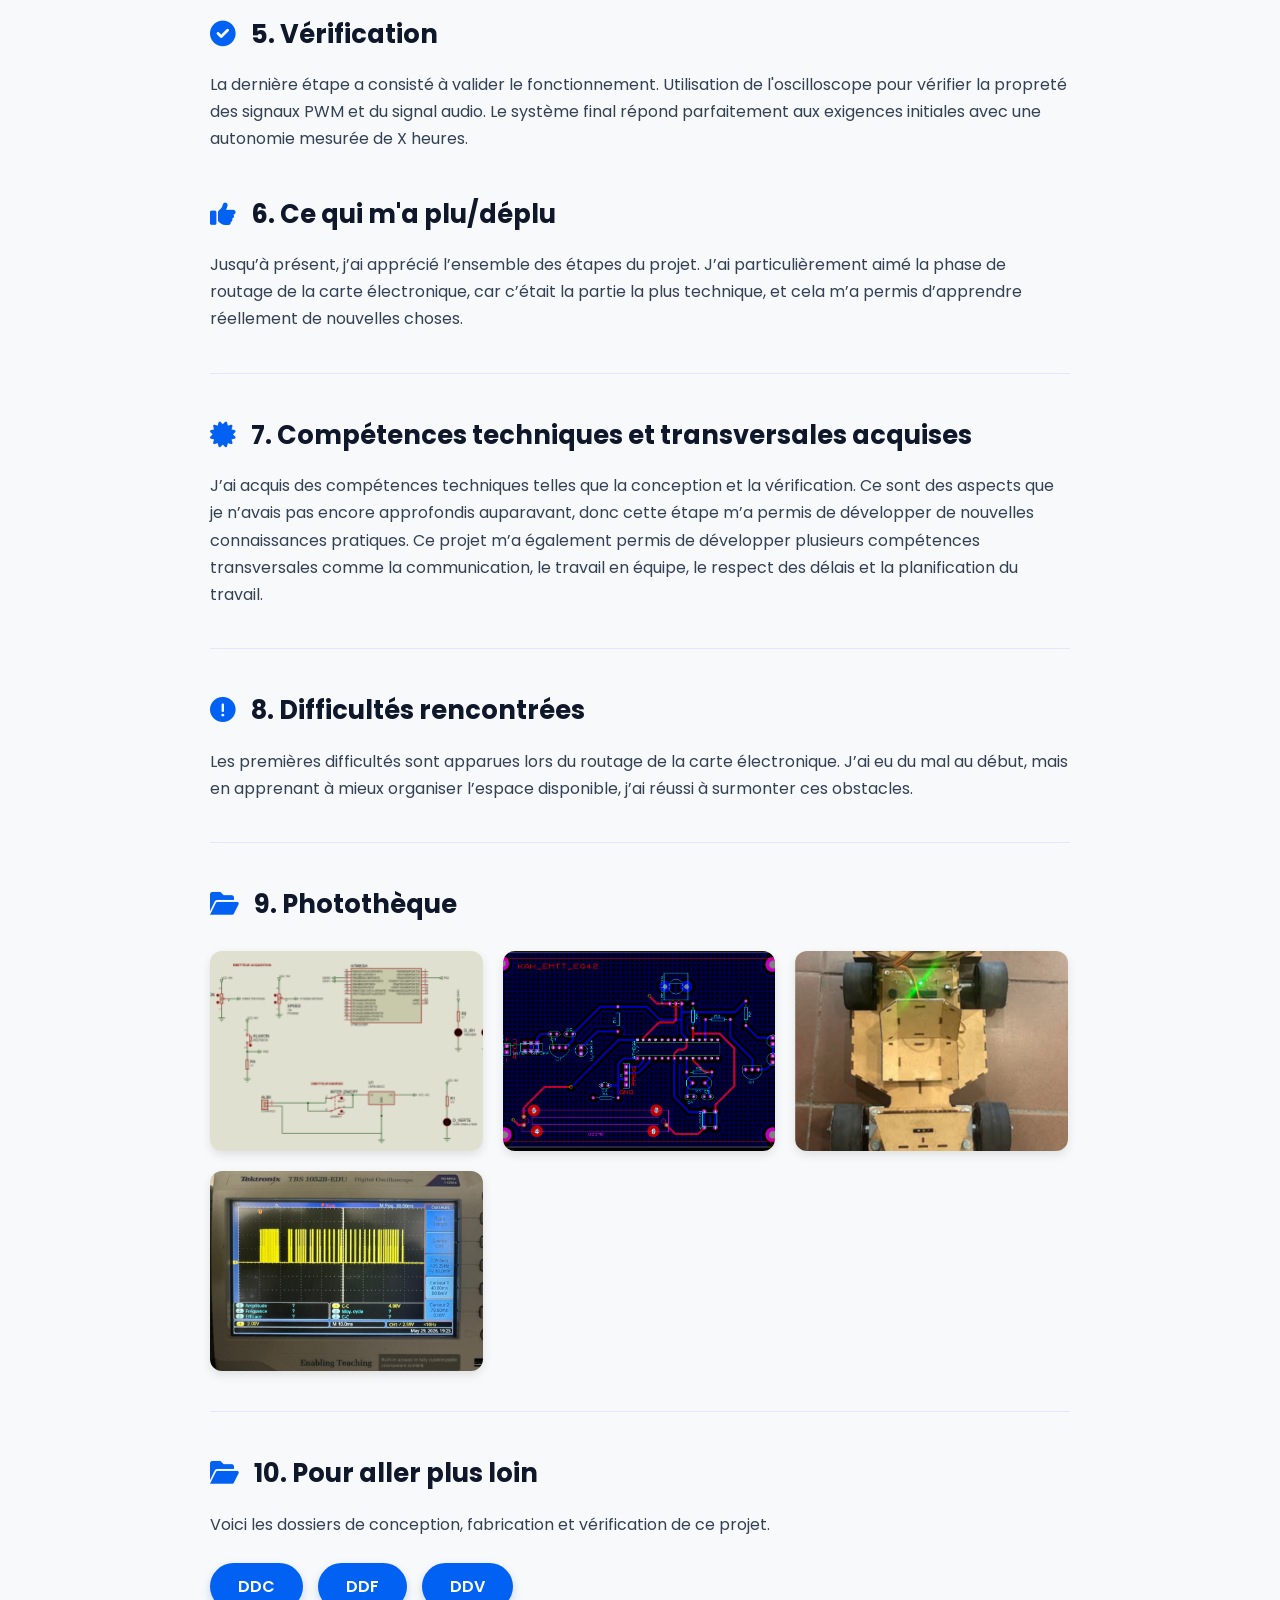
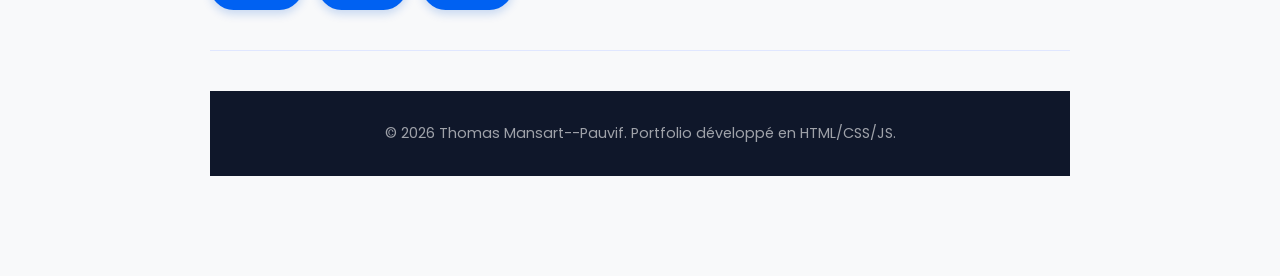
<file: projet-KAH.html>
<!DOCTYPE html>
<html lang="fr">
<head>
    <meta charset="UTF-8">
    <meta name="viewport" content="width=device-width, initial-scale=1.0">
    <title>SAE - Carte Son & Lumière Rafale</title>
    <link rel="icon" type="image/png" href="favicon.png">
    <link rel="stylesheet" href="style.css">
    <link href="https://fonts.googleapis.com/css2?family=Poppins:wght@300;400;500;600;700&display=swap" rel="stylesheet">
    <link rel="stylesheet" href="https://cdnjs.cloudflare.com/ajax/libs/font-awesome/6.0.0/css/all.min.css">
</head>
<body>

    <header>
        <nav class="container-nav">
            <div class="logo">Thomas Mansart Pauvif<span class="dot">.</span></div>
            <ul class="nav-links">
                <li><a href="index.html#accueil">Retour à l'accueil</a></li>
                <li><a href="index.html#projets" class="btn-nav">Mes autres SAE</a></li>
            </ul>
        </nav>
    </header>

    <section class="hero sae-hero" style="min-height: 40vh; padding-top: 120px;">
        <div class="hero-content">
            <span class="subtitle fade-in-up">Projet Électronique & utilisation du protocole NEC</span>
            <h1 class="fade-in-up delay-1">Carte Récepteur et Emetteur d'une voiture télécomandée</h1>
            <p class="fade-in-up delay-2">Conception d'une voiture télécomandée en infrarouge de A à Z.</p>
        </div>
    </section>

    <section class="section bg-light">
        <div class="container sae-container">
            
            <article class="sae-part reveal-bottom">
                <h2 class="section-title-left"><i class="fas fa-file-alt"></i> 1. Introduction & Cahier des charges</h2>
                <p><strong>Contexte :</strong> Ce projet avait pour but de créer une voiture télécomandée.</p>
                <p><strong>Cahier des charges :</strong></p>
                <ul>
                    <li>Respecter des contraintes de taille strictes pour l'intégration.</li>
                    <li>Alimentation autonome.</li>
                    <li>Pilotage des séquences lumineuses et sonores synchronisées.</li>
                </ul>
            </article>

            <hr class="sae-divider">

            <article class="sae-part reveal-bottom">
                <h2 class="section-title-left"><i class="fas fa-sitemap"></i> 2. Conception Préliminaire</h2>
                <p>Lors de cette phase, j'ai défini l'architecture globale du système. Le choix s'est porté sur un microcontrôleur spécifique pour la gestion des interruptions et de la mémoire audio.</p>
                <p>Réalisation de diagrammes fonctionnels pour identifier les flux d'énergie et d'information (schéma bloc).</p>
                </article>

            <hr class="sae-divider">

            <article class="sae-part reveal-bottom">
                <h2 class="section-title-left"><i class="fas fa-microchip"></i> 3. Conception Détaillée</h2>
                <p><strong>Électronique :</strong> Saisie du schéma électrique sous KiCad/Altium, dimensionnement des composants, et routage du PCB en respectant les règles de CEM (Compatibilité Électromagnétique).</p>
                <p><strong>Programmation :</strong> Développement du code en C/C++, configuration des timers pour le signal PWM des LEDs et gestion du DAC pour la lecture du son.</p>
            </article>

            <hr class="sae-divider">

            <article class="sae-part reveal-bottom">
                <h2 class="section-title-left"><i class="fas fa-tools"></i> 4. Fabrication</h2>
                <p>Une fois les cartes reçues, j'ai procédé à l'assemblage et à la soudure des composants CMS et traversants. L'intégration mécanique dans le boîtier a nécessité quelques ajustements pour garantir la robustesse de l'ensemble.</p>
                </article>

            <hr class="sae-divider">

            <article class="sae-part reveal-bottom">
                <h2 class="section-title-left"><i class="fas fa-check-circle"></i> 5. Vérification</h2>
                <p>La dernière étape a consisté à valider le fonctionnement. Utilisation de l'oscilloscope pour vérifier la propreté des signaux PWM et du signal audio. Le système final répond parfaitement aux exigences initiales avec une autonomie mesurée de X heures.</p>
            </article>
<article class="sae-part reveal-bottom">
        <h2 class="section-title-left"><i class="fas fa-thumbs-up"></i> 6. Ce qui m'a plu/déplu</h2>
        <p>Jusqu’à présent, j’ai apprécié l’ensemble des étapes du projet. J’ai particulièrement aimé la phase de routage de la carte électronique, car c’était la partie la plus technique, et cela m’a permis d’apprendre réellement de nouvelles choses.</p>
    </article>

    <hr class="sae-divider">

    <article class="sae-part reveal-bottom">
        <h2 class="section-title-left"><i class="fas fa-certificate"></i> 7. Compétences techniques et transversales acquises </h2>
        <p>J’ai acquis des compétences techniques telles que la conception et la vérification. Ce sont des aspects que je n’avais pas encore approfondis auparavant, donc cette étape m’a permis de développer de nouvelles connaissances pratiques. Ce projet m’a également permis de développer plusieurs compétences transversales comme la communication, le travail en équipe, le respect des délais et la planification du travail.</p>
    </article>

    <hr class="sae-divider">

    <article class="sae-part reveal-bottom">
        <h2 class="section-title-left"><i class="fas fa-exclamation-circle"></i> 8. Difficultés rencontrées</h2>
        <p>Les premières difficultés sont apparues lors du routage de la carte électronique. J’ai eu du mal au début, mais en apprenant à mieux organiser l’espace disponible, j’ai réussi à surmonter ces obstacles.</p>
    </article>

    <hr class="sae-divider">

    <!-- TA SECTION PHOTOTHÈQUE -->
<article class="sae-part reveal-bottom">
    <h2 class="section-title-left"><i class="fas fa-folder-open"></i> 9. Photothèque</h2>
    
    <div class="gallery-grid">
        <!-- Photo 1 -->
        <div class="gallery-item" onclick="openModal('KAH emtt.png', 'Schématique réalisée sur Proteus ISIS')">
            <img src="schema.png" alt="Schématique">
            <div class="gallery-caption">
                <span>Schématique réalisée sur Proteus ISIS</span>
            </div>
        </div>

        <!-- Photo 2 -->
        <div class="gallery-item" onclick="openModal('routage_KAH_grand.png', 'Routage de la carte PCB avec contraintes d\'espace')">
            <img src="routage_KAH_grand.png" alt="Routage ARES">
            <div class="gallery-caption">
                <span>Routage de la carte PCB avec contraintes d'espace</span>
            </div>
        </div>

        <!-- Photo 3 -->
        <div class="gallery-item" onclick="openModal('kart.png', 'voici le kart et sa carte récepteur')">
            <img src="kart.png" alt="Soudure">
            <div class="gallery-caption">
                <span>carte récetpeur fixée sur le kart</span>
            </div>
        </div>

        <!-- Photo 4 -->
        <div class="gallery-item" onclick="openModal('trame.png', 'visualisation de trame NEC à l’oscilloscope.')">
            <img src="trame.png" alt="Test fonctionnel">
            <div class="gallery-caption">
                <span>visualisation de trame NEC à l’oscilloscope.</span>
            </div>
        </div>
    </div>
</article>

<hr class="sae-divider">

    <article class="sae-part reveal-bottom">
        <h2 class="section-title-left"><i class="fas fa-folder-open"></i> 10. Pour aller plus loin</h2>
        <p>Voici les dossiers de conception, fabrication et vérification de ce projet.</p>
        <div class="dossier-bouton">
            <!--DDC-->
            <a href="https://docs.google.com/document/d/1O9MRxUN9SmiS8zphWb2eJhG3his3Ts6h2bsenDu_99s/edit?usp=sharing" class="btn-dossier">DDC</a>
            <!--DDF-->
            <a href="https://docs.google.com/document/d/1TKkzRgDqNjS8CMB9XLzxyM9ivO9ssba8/edit?usp=sharing&ouid=106285308037596538125&rtpof=true&sd=true" class="btn-dossier">DDF</a>
            <!--DDV-->
            <a href="https://docs.google.com/document/d/1RHEOmkmFvlTCfgW4ug--Xu9LThV1eQy7LKolhG9B3o4/edit?usp=sharing" class="btn-dossier">DDV</a>
        </div> 
    </article>

    <hr class="sae-divider">

<!-- LA BOÎTE NOIRE QUI S'OUVRE AU CLIC (À placer juste avant le <footer>) -->
<div id="imageModal" class="modal" onclick="closeModal()">
    <span class="close-modal">&times;</span>
    <img class="modal-content" id="modalImg">
    <div id="modalCaption"></div>
</div>

<footer>
    <p>&copy; 2026 Thomas Mansart--Pauvif. Portfolio développé en HTML/CSS/JS.</p>
</footer>

<script src="script.js"></script>
</body>
</html>
</file>
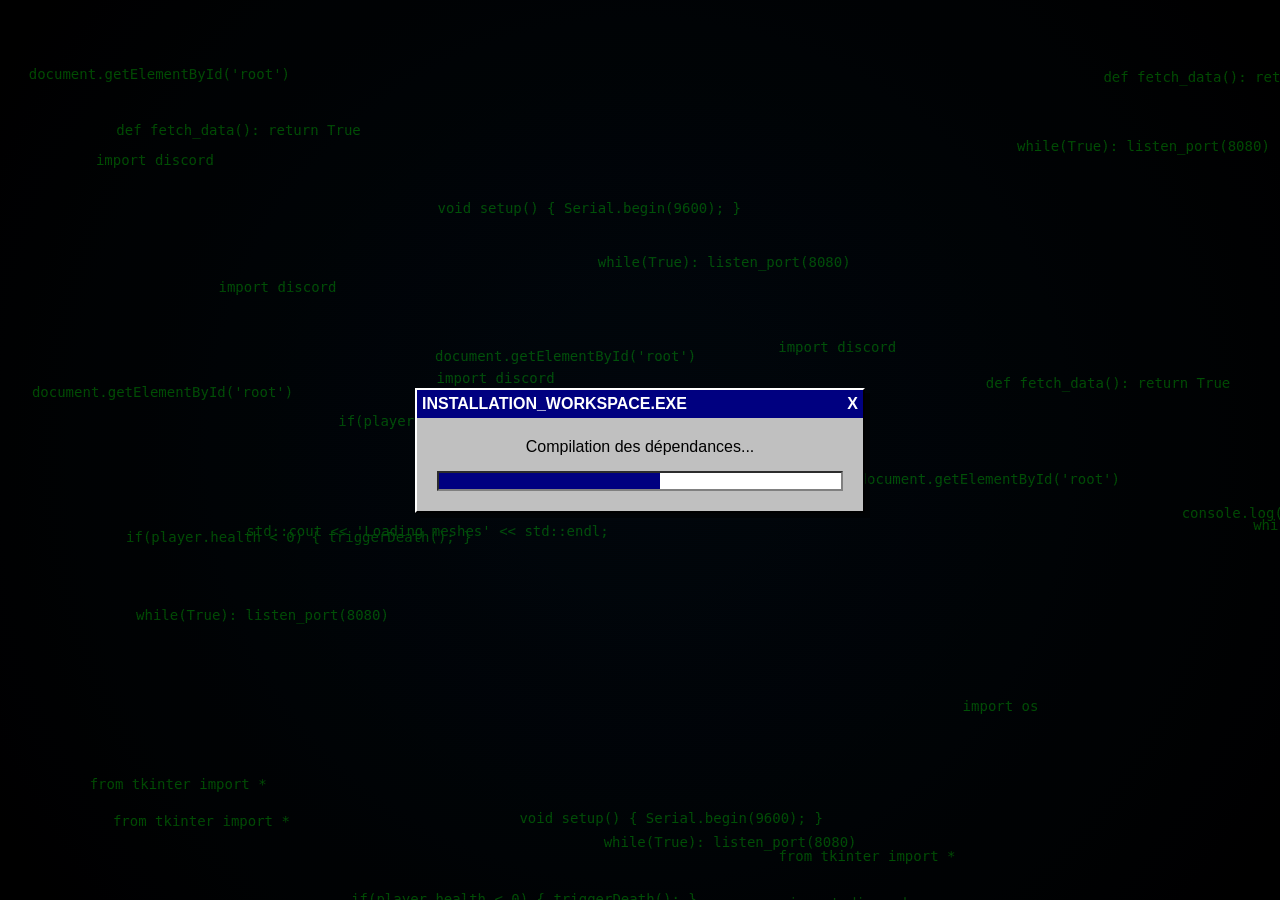
<file: projet-perso.html>
<!DOCTYPE html>
<html lang="fr">
<head>
    <meta charset="UTF-8">
    <meta name="viewport" content="width=device-width, initial-scale=1.0">
    <title>SYSTEM.OS - Projets Personnels</title>
    <link href="https://fonts.googleapis.com/css2?family=Share+Tech+Mono&family=Comic+Neue:wght@700&family=Cinzel:wght@700&family=Roboto:wght@300;400&display=swap" rel="stylesheet">
    
    <style>
        /* ================= VARIABLES & RESET ================= */
        :root {
            --neon-blue: #00f3ff;
            --dark-blue: #020b14;
            --panel-bg: rgba(2, 18, 36, 0.85);
            --font-main: 'Share Tech Mono', monospace;
            --border-style: 2px solid var(--neon-blue);
            --text-color: var(--neon-blue);
            --bg-color: #000;
        }

        * {
            margin: 0;
            padding: 0;
            box-sizing: border-box;
        }

        body {
            background-color: var(--bg-color);
            color: var(--text-color);
            height: 100vh;
            overflow: hidden;
            font-family: var(--font-main);
            transition: background 0.5s ease, color 0.5s ease;
        }

        /* Scanlines globales */
        .scanlines::after {
            content: "";
            position: absolute;
            top: 0; left: 0; width: 100vw; height: 100vh;
            background: repeating-linear-gradient(
                0deg, rgba(0, 0, 0, 0.15), rgba(0, 0, 0, 0.15) 1px, transparent 1px, transparent 2px
            );
            pointer-events: none;
            z-index: 999;
        }

        /* ================= ECRAN DE CHARGEMENT & CODE ================= */
        #code-bg {
            position: absolute;
            top: 0; left: 0; width: 100%; height: 100%;
            overflow: hidden;
            color: #00ff00;
            font-family: monospace;
            font-size: 14px;
            opacity: 0.3;
            z-index: 1;
            background: #000;
        }

        .code-line {
            white-space: nowrap;
            animation: scrollUp linear infinite;
        }

        @keyframes scrollUp {
            from { transform: translateY(100vh); }
            to { transform: translateY(-100%); }
        }

        #loading-screen {
            position: absolute;
            top: 0; left: 0; width: 100%; height: 100%;
            display: flex;
            justify-content: center;
            align-items: center;
            z-index: 1000;
            transition: opacity 0.5s ease-out;
        }

        .os-window {
            background: #c0c0c0;
            border: 2px solid #fff;
            border-right-color: #000;
            border-bottom-color: #000;
            width: 450px;
            color: #000;
            box-shadow: 5px 5px 0px rgba(0,0,0,0.5);
            z-index: 10;
        }

        .os-header {
            background: #000080;
            color: white;
            padding: 5px;
            font-weight: bold;
            display: flex;
            justify-content: space-between;
            font-family: 'Arial', sans-serif;
        }

        .os-content {
            padding: 20px;
            text-align: center;
            font-family: 'Arial', sans-serif;
        }

        .progress-bar-container {
            width: 100%;
            height: 20px;
            background: #fff;
            border: 2px inset #808080;
            margin-top: 15px;
        }

        .progress-bar {
            height: 100%;
            width: 0%;
            background: #000080;
            transition: width 0.1s linear;
        }

        /* ================= INTERFACE PRINCIPALE ================= */
        #main-interface {
            display: none;
            height: 100vh;
            padding: 2rem;
            flex-direction: column;
            position: relative;
            z-index: 10;
        }

        .nav-back {
            text-decoration: none;
            color: var(--text-color);
            font-size: 1.2rem;
            border: var(--border-style);
            padding: 5px 15px;
            display: inline-block;
            margin-bottom: 20px;
            transition: all 0.3s;
            background: var(--panel-bg);
        }

        .ui-container {
            display: flex;
            gap: 20px;
            height: calc(100vh - 120px);
        }

        .side-menu {
            width: 30%;
            background: var(--panel-bg);
            border: var(--border-style);
            padding: 15px;
            overflow-y: auto;
            transition: all 0.5s;
        }

        .menu-title {
            border-bottom: var(--border-style);
            padding-bottom: 10px;
            margin-bottom: 15px;
            text-align: center;
        }

        .project-btn {
            display: block;
            width: 100%;
            background: transparent;
            color: var(--text-color);
            border: 1px solid transparent;
            padding: 12px;
            margin-bottom: 10px;
            text-align: left;
            font-size: 1.1rem;
            cursor: pointer;
            transition: 0.2s;
            font-family: inherit;
        }

        .display-screen {
            width: 70%;
            background: var(--panel-bg);
            border: var(--border-style);
            padding: 30px;
            position: relative;
            transition: all 0.5s;
            overflow-y: auto;
        }

        /* ================= THEMES DYNAMIQUES ================= */

        /* Thème Base (Sci-Fi OS) */
        body.theme-base {
            background: radial-gradient(circle at center, var(--dark-blue) 0%, #000 100%);
        }

        body.theme-base .project-btn:hover, body.theme-base .project-btn.active {
            border-color: var(--neon-blue);
            background: rgba(0, 243, 255, 0.1);
        }

        /* Thème Garderie (Météo Bébé) */
        body.theme-meteo {
            --bg-color: #f0f8ff;
            --text-color: #ff3366;
            --panel-bg: #fffce6;
            --border-style: 5px dashed #ffd700;
            --font-main: 'Comic Neue', cursive;
        }
        body.theme-meteo .side-menu, body.theme-meteo .display-screen {
            border-radius: 30px;
            box-shadow: 10px 10px 0px #87ceeb;
        }
        body.theme-meteo .project-btn.active {
            background: #ffcccb;
            border-radius: 15px;
        }

        /* Thème D&D / Doom (Oracle) */
        body.theme-oracle {
            --bg-color: #0a0000;
            --text-color: #ff0000;
            --panel-bg: rgba(20, 0, 0, 0.9);
            --border-style: 3px solid #8b0000;
            --font-main: 'Cinzel', serif;
        }
        body.theme-oracle #main-interface {
            background: url('https://www.transparenttextures.com/patterns/dark-matter.png');
        }
        body.theme-oracle .display-screen {
            box-shadow: inset 0 0 50px #4a0000;
        }
        body.theme-oracle .project-btn.active {
            background: #330000;
            text-shadow: 0 0 5px #ff0000;
            border-left: 5px solid #ff0000;
        }

        /* Thème Sober Dark (Media Downloader) */
        body.theme-media {
            --bg-color: #121212;
            --text-color: #e0e0e0;
            --panel-bg: #1e1e1e;
            --border-style: 1px solid #333;
            --font-main: 'Roboto', sans-serif;
        }
        body.theme-media .nav-back { border-radius: 5px; }
        body.theme-media .display-screen, body.theme-media .side-menu {
            border-radius: 8px;
            box-shadow: 0 4px 6px rgba(0,0,0,0.3);
        }
        body.theme-media .project-btn.active {
            background: #2d2d2d;
            border-left: 3px solid #007bff;
        }

        /* Thème Pub 90s (Devis) */
        body.theme-devis {
            --bg-color: #000080;
            --text-color: #ffff00;
            --panel-bg: #c0c0c0;
            --border-style: 4px ridge #ffffff;
            --font-main: 'Times New Roman', serif;
        }
        body.theme-devis #main-interface {
            background: repeating-linear-gradient(45deg, #ff00ff 0, #ff00ff 10px, #00ffff 10px, #00ffff 20px);
        }
        body.theme-devis .side-menu, body.theme-devis .display-screen {
            color: #000;
        }
        body.theme-devis .nav-back {
            background: #ff0000; color: #fff; font-weight: bold; border: 3px outset #ffaaaa;
        }
        body.theme-devis .project-btn.active {
            background: #000080; color: #fff; font-weight: bold; border: 2px inset #fff;
        }
        
        /* Animation Marquee pour le thème 90s */
        .marquee-90s {
            background: red; color: yellow; font-weight: bold; padding: 5px; font-size: 1.5rem; white-space: nowrap; overflow: hidden;
            border: 3px dashed yellow; margin-bottom: 15px;
        }
        .marquee-content {
            display: inline-block; animation: marquee 10s linear infinite;
        }
        @keyframes marquee {
            0% { transform: translateX(100%); }
            100% { transform: translateX(-100%); }
        }

        /* Typographie dynamique interne */
        .project-details h2 { font-size: 2.2rem; margin-bottom: 15px; }
        .tech-tags { margin: 15px 0; font-weight: bold; opacity: 0.8; }
        .project-desc { font-size: 1.2rem; line-height: 1.6; }
    </style>
</head>
<body class="theme-base scanlines">

    <div id="code-bg"></div>

    <div id="loading-screen">
        <div class="os-window">
            <div class="os-header">
                <span>INSTALLATION_WORKSPACE.EXE</span>
                <span>X</span>
            </div>
            <div class="os-content">
                <p id="loading-text">Compilation des dépendances...</p>
                <div class="progress-bar-container">
                    <div class="progress-bar" id="load-bar"></div>
                </div>
            </div>
        </div>
    </div>

    <div id="main-interface">
        <a href="index.html" class="nav-back">Retour à l'accueil standard</a>

        <div class="ui-container">
            <div class="side-menu">
                <h3 class="menu-title" id="menu-title-text">PROJETS_DISPONIBLES</h3>
                <button class="project-btn" onclick="loadProject('meteo', this)">👶 Station Bébé</button>
                <button class="project-btn" onclick="loadProject('oracle', this)">🐉 Oracle D&D</button>
                <button class="project-btn" onclick="loadProject('media', this)">📥 Media Downloader</button>
                <button class="project-btn" onclick="loadProject('devis', this)">💼 Générateur Devis</button>
            </div>

            <div class="display-screen" id="screen-display">
                <h2 style="text-align: center; margin-top: 20%;">Veuillez sélectionner un projet...</h2>
            </div>
        </div>
    </div>

    <script>
        // --- 1. GENERATEUR DE CODE EN ARRIERE PLAN ---
        const codeContainer = document.getElementById('code-bg');
        const codeSnippets = [
            "import os", "def fetch_data(): return True", "console.log('INIT...');", 
            "void setup() { Serial.begin(9600); }", "std::cout << 'Loading meshes' << std::endl;", 
            "if(player.health < 0) { triggerDeath(); }", "document.getElementById('root')", 
            "from tkinter import *", "while(True): listen_port(8080)", "import discord"
        ];

        function createCodeRain() {
            for(let i = 0; i < 30; i++) {
                let p = document.createElement('p');
                p.className = 'code-line';
                p.innerText = codeSnippets[Math.floor(Math.random() * codeSnippets.length)];
                p.style.left = Math.random() * 100 + 'vw';
                p.style.top = Math.random() * 100 + 'vh';
                p.style.animationDuration = (Math.random() * 3 + 2) + 's';
                p.style.position = 'absolute';
                codeContainer.appendChild(p);
            }
        }
        createCodeRain();

        // --- 2. LOGIQUE DE CHARGEMENT ---
        window.onload = function() {
            let bar = document.getElementById('load-bar');
            let text = document.getElementById('loading-text');
            let width = 0;
            
            let interval = setInterval(() => {
                width += Math.floor(Math.random() * 20) + 5;
                if (width >= 100) {
                    width = 100;
                    clearInterval(interval);
                    text.innerText = "Accès autorisé.";
                    
                    setTimeout(() => {
                        document.getElementById('loading-screen').style.opacity = '0';
                        setTimeout(() => {
                            document.getElementById('loading-screen').style.display = 'none';
                            document.getElementById('code-bg').style.display = 'none'; // On cache le code
                            document.getElementById('main-interface').style.display = 'flex';
                        }, 500);
                    }, 500);
                }
                bar.style.width = width + '%';
            }, 300);
        };

        // --- 3. DONNEES ET CHANGEMENT DE THEME ---
        const projectsData = {
            meteo: {
                theme: "theme-meteo",
                title: "☁️ Station Météo & Qualité de l'Air Bébé",
                tech: "Hardware : Arduino MKR, Écran OLED, Capteurs multi-gaz environnementaux | Protocole : I2C",
                desc: "Conception complète d'un moniteur environnemental. Contrairement à une simple sonde de température, ce système communique via le bus I2C avec des capteurs multi-gaz complexes pour analyser en temps réel le taux de CO, CO2, NO2 et les COV (Composés Organiques Volatils). Les données critiques sont traitées par le microcontrôleur et affichées instantanément sur un écran OLED pour garantir un environnement sain et sécurisé."
            },
            oracle: {
                theme: "theme-oracle",
                title: "🔥 L'ORACLE DE LA CAMPAGNE",
                tech: "Stack : Unity (Front-end), Serveur Flask (Python), API IA générative",
                desc: "Projet extrêmement technique visant à créer un Maitre du Jeu autonome pour des campagnes de jeu de rôle. L'interface client est développée sous Unity et communique en temps réel avec un serveur backend sous Flask. Ce serveur traite les requêtes des joueurs, analyse l'état du jeu, et interroge une API d'Intelligence Artificielle pour générer des événements de jeu narratifs et dynamiques de manière impitoyable."
            },
            media: {
                theme: "theme-media",
                title: "Media Downloader v1.0",
                tech: "Technologies : Python, PyInstaller, Moviepy",
                desc: "Développement de A à Z d'un outil bureautique de traitement de flux. Le programme back-end est codé en Python, utilisant la librairie 'moviepy' pour manipuler, convertir et extraire efficacement des flux audio et vidéo locaux. Le script entier a ensuite été packagé via PyInstaller pour créer un exécutable (.exe) standalone et ergonomique, distribuable sans nécessiter l'installation d'un environnement Python."
            },
            devis: {
                theme: "theme-devis",
                title: "⭐⭐ GENERATEUR DE DEVIS 2000 ⭐⭐",
                tech: "TECHNOLOGIES DU FUTUR : HTML5 - CSS3 - JavaScript",
                desc: `<div class="marquee-90s"><span class="marquee-content">★★★ INCLUS : CATALOGUE COMPLET GAMME MITSUBISHI ! ★★★</span></div>
                Création d'un outil web automatisé d'estimation tarifaire pour l'installation de systèmes thermiques et de climatisation. L'application génère des documents ultra-professionnels à la vitesse de la lumière !`
            }
        };

        function loadProject(projectId, btnElement) {
            // Nettoyage des boutons
            let buttons = document.querySelectorAll('.project-btn');
            buttons.forEach(btn => btn.classList.remove('active'));
            btnElement.classList.add('active');

            // Application du thème sur le body
            const data = projectsData[projectId];
            document.body.className = data.theme + " scanlines";

            // Injection du contenu
            const screen = document.getElementById('screen-display');
            screen.innerHTML = `
                <div class="project-details">
                    <h2>${data.title}</h2>
                    <p class="tech-tags">${data.tech}</p>
                    <hr style="margin: 15px 0; border:1px solid currentColor; opacity:0.3;">
                    <p class="project-desc">${data.desc}</p>
                </div>
            `;

            // Adaptation du titre du menu selon le thème
            const menuTitle = document.getElementById('menu-title-text');
            if(projectId === 'meteo') menuTitle.innerText = "Mes Jouets";
            else if(projectId === 'oracle') menuTitle.innerText = "ARCHIVES INTERDITES";
            else if(projectId === 'devis') menuTitle.innerText = "/// BUSINESS ///";
            else menuTitle.innerText = "Explorateur de Fichiers";
        }
    </script>
</body>
</html>
</file>
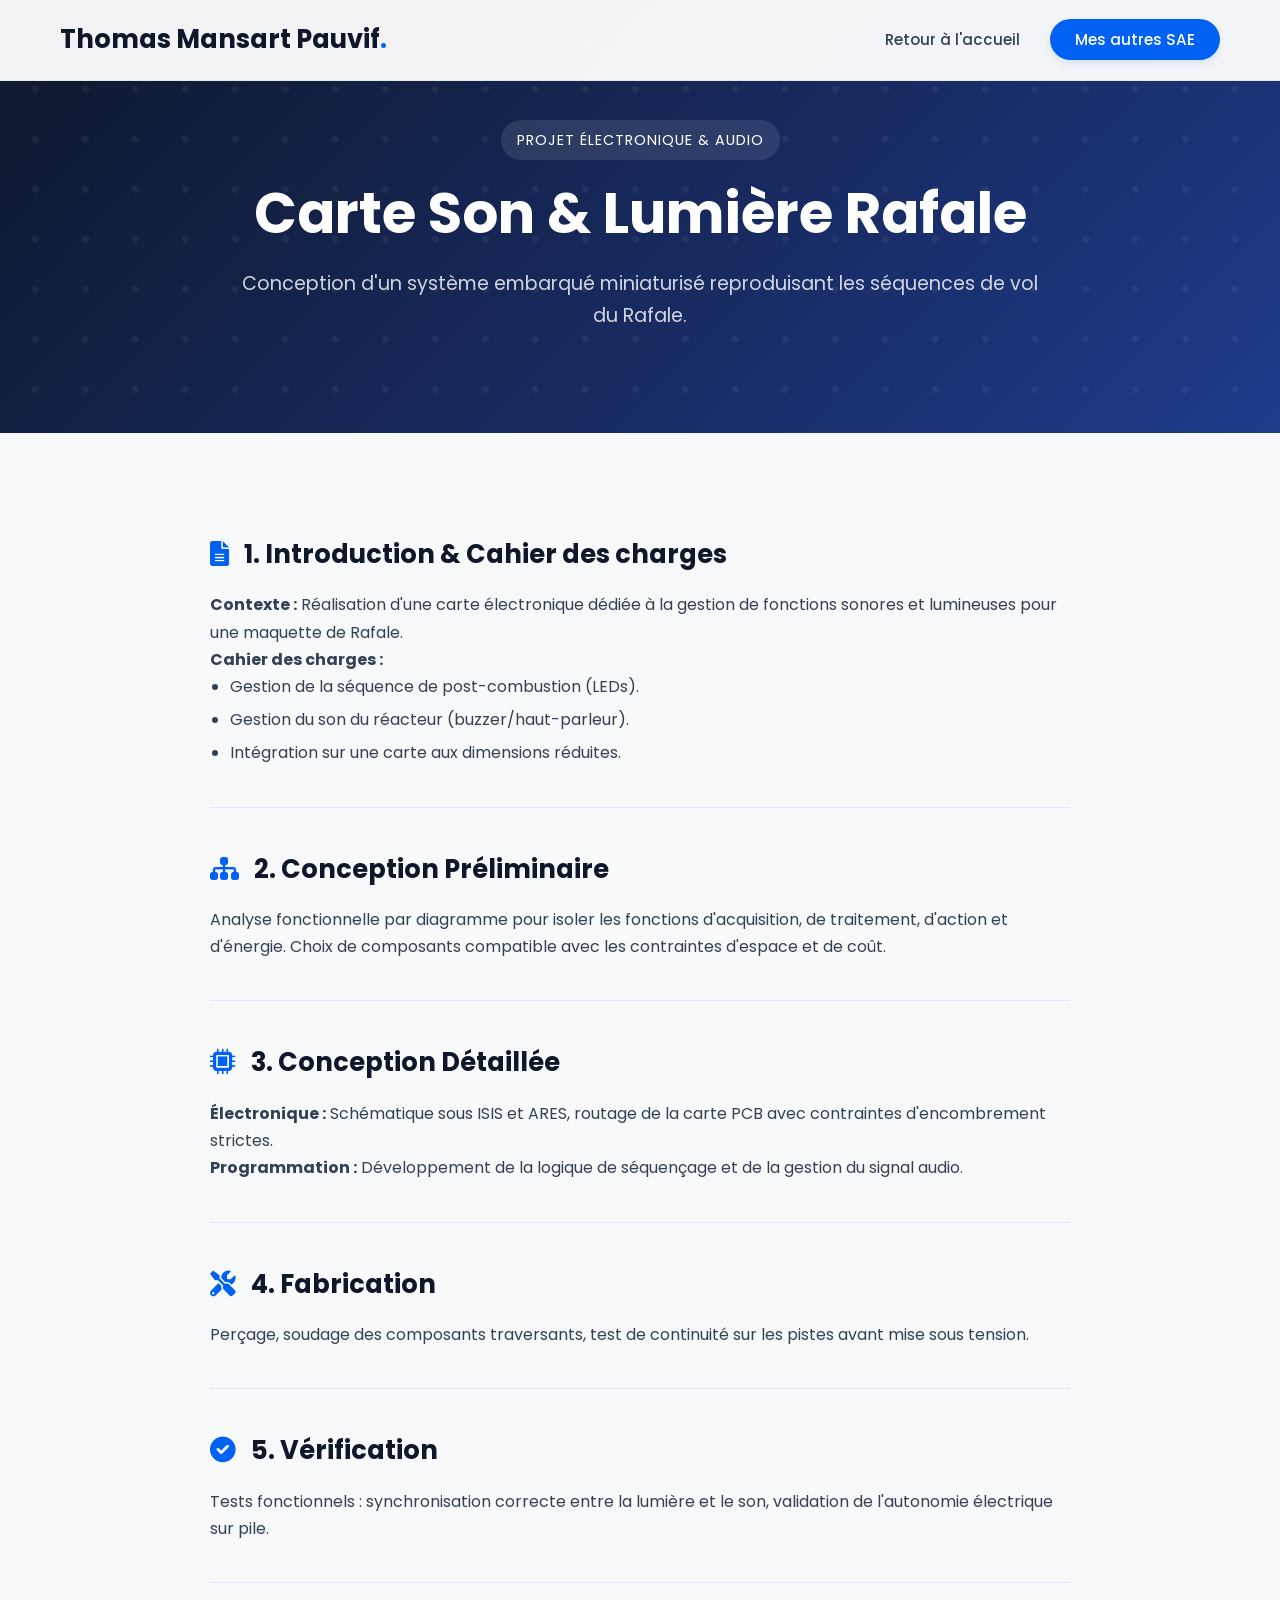
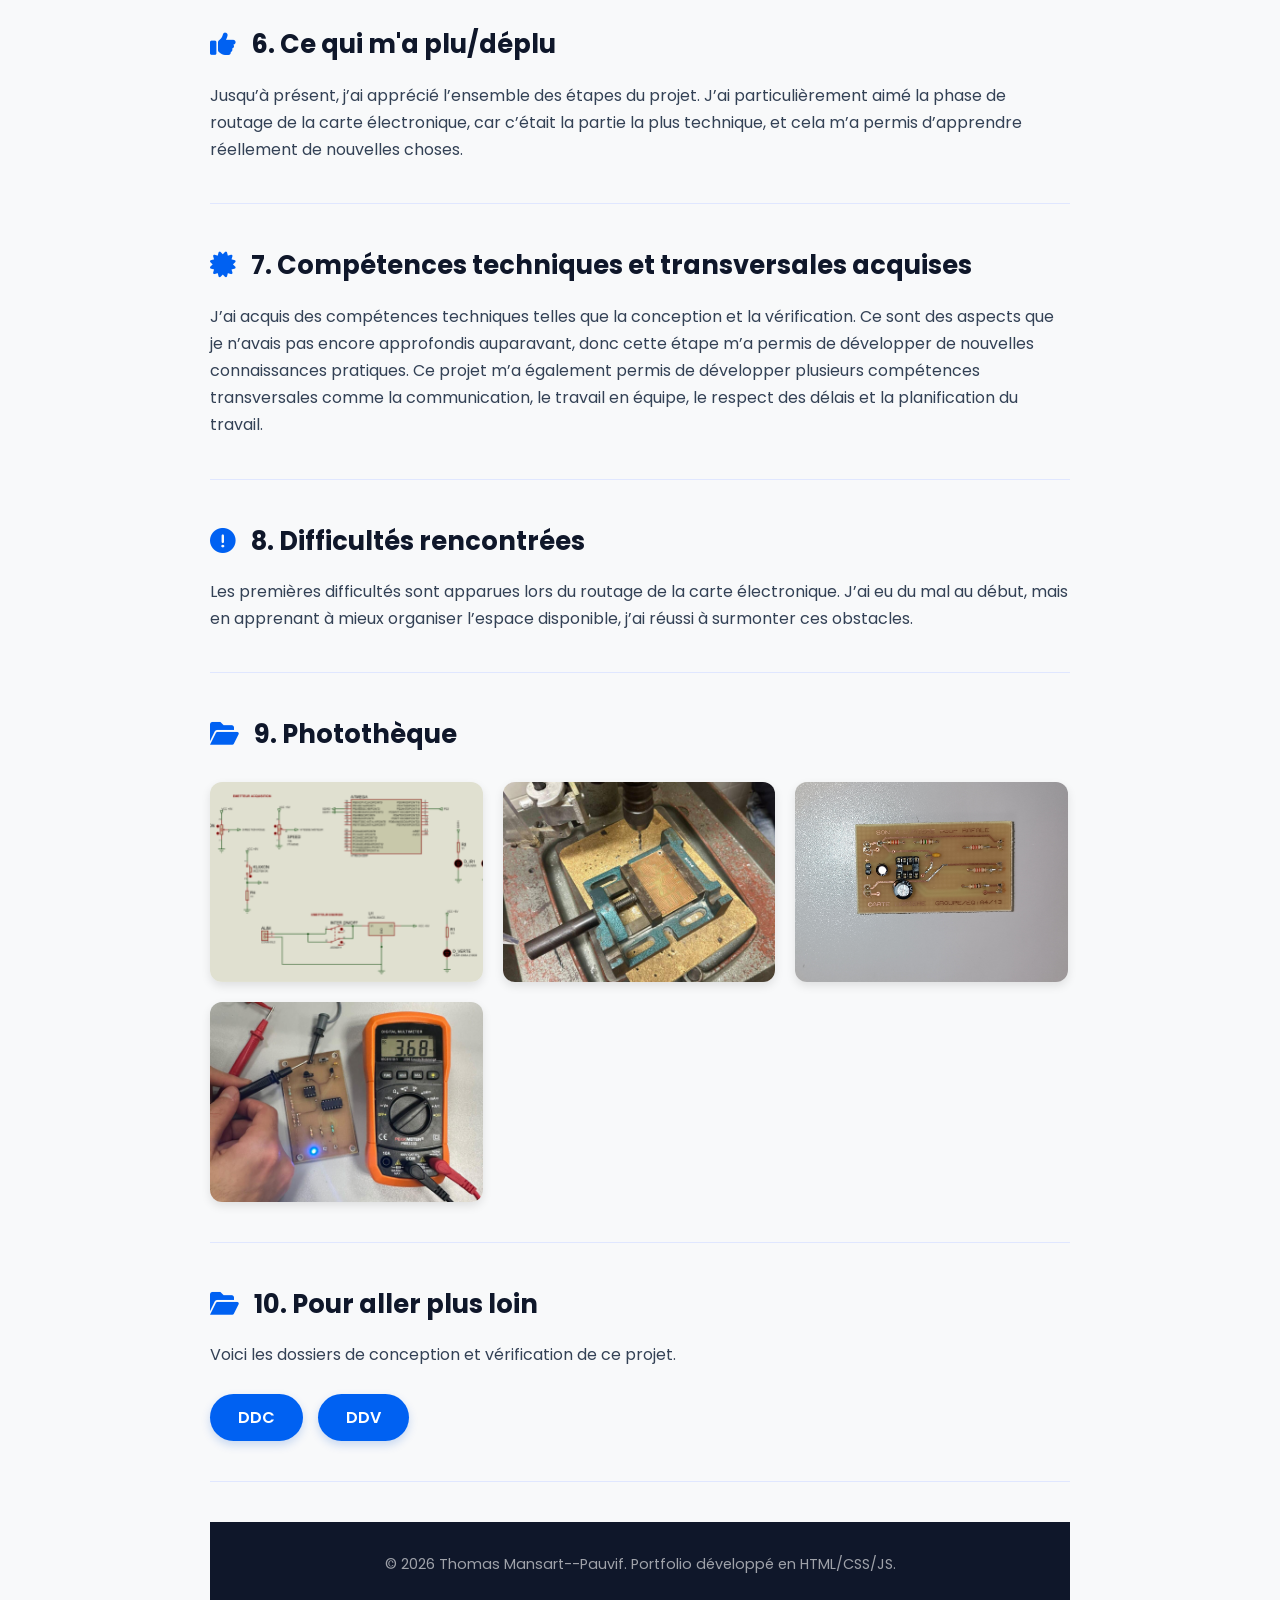
<file: projet-rafale.html>
<!DOCTYPE html>
<html lang="fr">
<head>
    <meta charset="UTF-8">
    <meta name="viewport" content="width=device-width, initial-scale=1.0">
    <title>SAE - Carte Son & Lumière Rafale</title>
    <link rel="icon" type="image/png" href="favicon.png">
    <link rel="stylesheet" href="style.css">
    <link href="https://fonts.googleapis.com/css2?family=Poppins:wght@300;400;500;600;700&display=swap" rel="stylesheet">
    <link rel="stylesheet" href="https://cdnjs.cloudflare.com/ajax/libs/font-awesome/6.0.0/css/all.min.css">
</head>
<body>

    <header>
        <nav class="container-nav">
            <div class="logo">Thomas Mansart Pauvif<span class="dot">.</span></div>
            <ul class="nav-links">
                <li><a href="index.html#accueil">Retour à l'accueil</a></li>
                <li><a href="index.html#projets" class="btn-nav">Mes autres SAE</a></li>
            </ul>
        </nav>
    </header>

    <section class="hero sae-hero" style="min-height: 40vh; padding-top: 120px;">
        <div class="hero-content">
            <span class="subtitle fade-in-up">Projet Électronique & Audio</span>
            <h1 class="fade-in-up delay-1">Carte Son & Lumière Rafale</h1>
            <p class="fade-in-up delay-2">Conception d'un système embarqué miniaturisé reproduisant les séquences de vol du Rafale.</p>
        </div>
    </section>

    <section class="section bg-light">
        <div class="container sae-container">
    
    <article class="sae-part reveal-bottom">
        <h2 class="section-title-left"><i class="fas fa-file-alt"></i> 1. Introduction & Cahier des charges</h2>
        <p><strong>Contexte :</strong> Réalisation d'une carte électronique dédiée à la gestion de fonctions sonores et lumineuses pour une maquette de Rafale.</p>
        <p><strong>Cahier des charges :</strong></p>
        <ul>
            <li>Gestion de la séquence de post-combustion (LEDs).</li>
            <li>Gestion du son du réacteur (buzzer/haut-parleur).</li>
            <li>Intégration sur une carte aux dimensions réduites.</li>
        </ul>
    </article>

    <hr class="sae-divider">

    <article class="sae-part reveal-bottom">
        <h2 class="section-title-left"><i class="fas fa-sitemap"></i> 2. Conception Préliminaire</h2>
        <p>Analyse fonctionnelle par diagramme pour isoler les fonctions d'acquisition, de traitement, d'action et d'énergie. Choix de composants compatible avec les contraintes d'espace et de coût.</p>
    </article>

    <hr class="sae-divider">

    <article class="sae-part reveal-bottom">
        <h2 class="section-title-left"><i class="fas fa-microchip"></i> 3. Conception Détaillée</h2>
        <p><strong>Électronique :</strong> Schématique sous ISIS et ARES, routage de la carte PCB avec contraintes d'encombrement strictes.</p>
        <p><strong>Programmation :</strong> Développement de la logique de séquençage et de la gestion du signal audio.</p>
    </article>

    <hr class="sae-divider">

    <article class="sae-part reveal-bottom">
        <h2 class="section-title-left"><i class="fas fa-tools"></i> 4. Fabrication</h2>
        <p>Perçage, soudage des composants traversants, test de continuité sur les pistes avant mise sous tension.</p>
    </article>

    <hr class="sae-divider">

    <article class="sae-part reveal-bottom">
        <h2 class="section-title-left"><i class="fas fa-check-circle"></i> 5. Vérification</h2>
        <p>Tests fonctionnels : synchronisation correcte entre la lumière et le son, validation de l'autonomie électrique sur pile.</p>
    </article>

    <hr class="sae-divider">

    <article class="sae-part reveal-bottom">
        <h2 class="section-title-left"><i class="fas fa-thumbs-up"></i> 6. Ce qui m'a plu/déplu</h2>
        <p>Jusqu’à présent, j’ai apprécié l’ensemble des étapes du projet. J’ai particulièrement aimé la phase de routage de la carte électronique, car c’était la partie la plus technique, et cela m’a permis d’apprendre réellement de nouvelles choses.</p>
    </article>

    <hr class="sae-divider">

    <article class="sae-part reveal-bottom">
        <h2 class="section-title-left"><i class="fas fa-certificate"></i> 7. Compétences techniques et transversales acquises </h2>
        <p>J’ai acquis des compétences techniques telles que la conception et la vérification. Ce sont des aspects que je n’avais pas encore approfondis auparavant, donc cette étape m’a permis de développer de nouvelles connaissances pratiques. Ce projet m’a également permis de développer plusieurs compétences transversales comme la communication, le travail en équipe, le respect des délais et la planification du travail.</p>
    </article>

    <hr class="sae-divider">

    <article class="sae-part reveal-bottom">
        <h2 class="section-title-left"><i class="fas fa-exclamation-circle"></i> 8. Difficultés rencontrées</h2>
        <p>Les premières difficultés sont apparues lors du routage de la carte électronique. J’ai eu du mal au début, mais en apprenant à mieux organiser l’espace disponible, j’ai réussi à surmonter ces obstacles.</p>
    </article>

    <hr class="sae-divider">

    <!-- TA SECTION PHOTOTHÈQUE -->
<article class="sae-part reveal-bottom">
    <h2 class="section-title-left"><i class="fas fa-folder-open"></i> 9. Photothèque</h2>
    
    <div class="gallery-grid">
        <!-- Photo 1 -->
        <div class="gallery-item" onclick="openModal('KAH emtt.bmp', 'Schématique réalisée sur Proteus ISIS')">
            <img src="schema.png" alt="Schématique">
            <div class="gallery-caption">
                <span>Schématique réalisée sur Proteus ISIS</span>
            </div>
        </div>

        <!-- Photo 2 -->
        <div class="gallery-item" onclick="openModal('perçage_grand.jpg', 'Routage de la carte PCB avec contraintes d\'espace')">
            <img src="perçage.jpg" alt="perçage">
            <div class="gallery-caption">
                <span>Perçage des trous de fixation de la carte</span>
            </div>
        </div>

        <!-- Photo 3 -->
        <div class="gallery-item" onclick="openModal('soudure.jpg', 'Soudure des composants traversants au laboratoire')">
            <img src="soudure.jpg" alt="Soudure">
            <div class="gallery-caption">
                <span>Soudure des composants traversants en classe</span>
            </div>
        </div>

        <!-- Photo 4 -->
        <div class="gallery-item" onclick="openModal('test.jpg', 'Test des LEDs de post-combustion sur le système embarqué')">
            <img src="test.jpg" alt="Test fonctionnel">
            <div class="gallery-caption">
                <span>Test des LEDs de post-combustion sur le système embarqué</span>
            </div>
        </div>
    </div>
</article>

<hr class="sae-divider">

    <article class="sae-part reveal-bottom">
        <h2 class="section-title-left"><i class="fas fa-folder-open"></i> 10. Pour aller plus loin</h2>
        <p>Voici les dossiers de conception et vérification de ce projet.</p>
        <div class="dossier-bouton">
            <!--DDC-->
            <a href="https://docs.google.com/document/d/1rGvk7k9cp6DoQBQh53zY3IqrGEB5TXH89susRQEzuEA/edit?usp=sharing" class="btn-dossier">DDC</a>
            <!--DDV-->
            <a href="https://docs.google.com/document/d/15dhErevKFpb6bZOaTHIV1XdevDgRW-o_0NCmrUxCIlk/edit?usp=sharing" class="btn-dossier">DDV</a>
        </div> 
    </article>

    <hr class="sae-divider">

<!-- LA BOÎTE NOIRE QUI S'OUVRE AU CLIC (À placer juste avant le <footer>) -->
<div id="imageModal" class="modal" onclick="closeModal()">
    <span class="close-modal">&times;</span>
    <img class="modal-content" id="modalImg">
    <div id="modalCaption"></div>
</div>

<footer>
    <p>&copy; 2026 Thomas Mansart--Pauvif. Portfolio développé en HTML/CSS/JS.</p>
</footer>

<script src="script.js"></script>
</body>
</html>
</file>
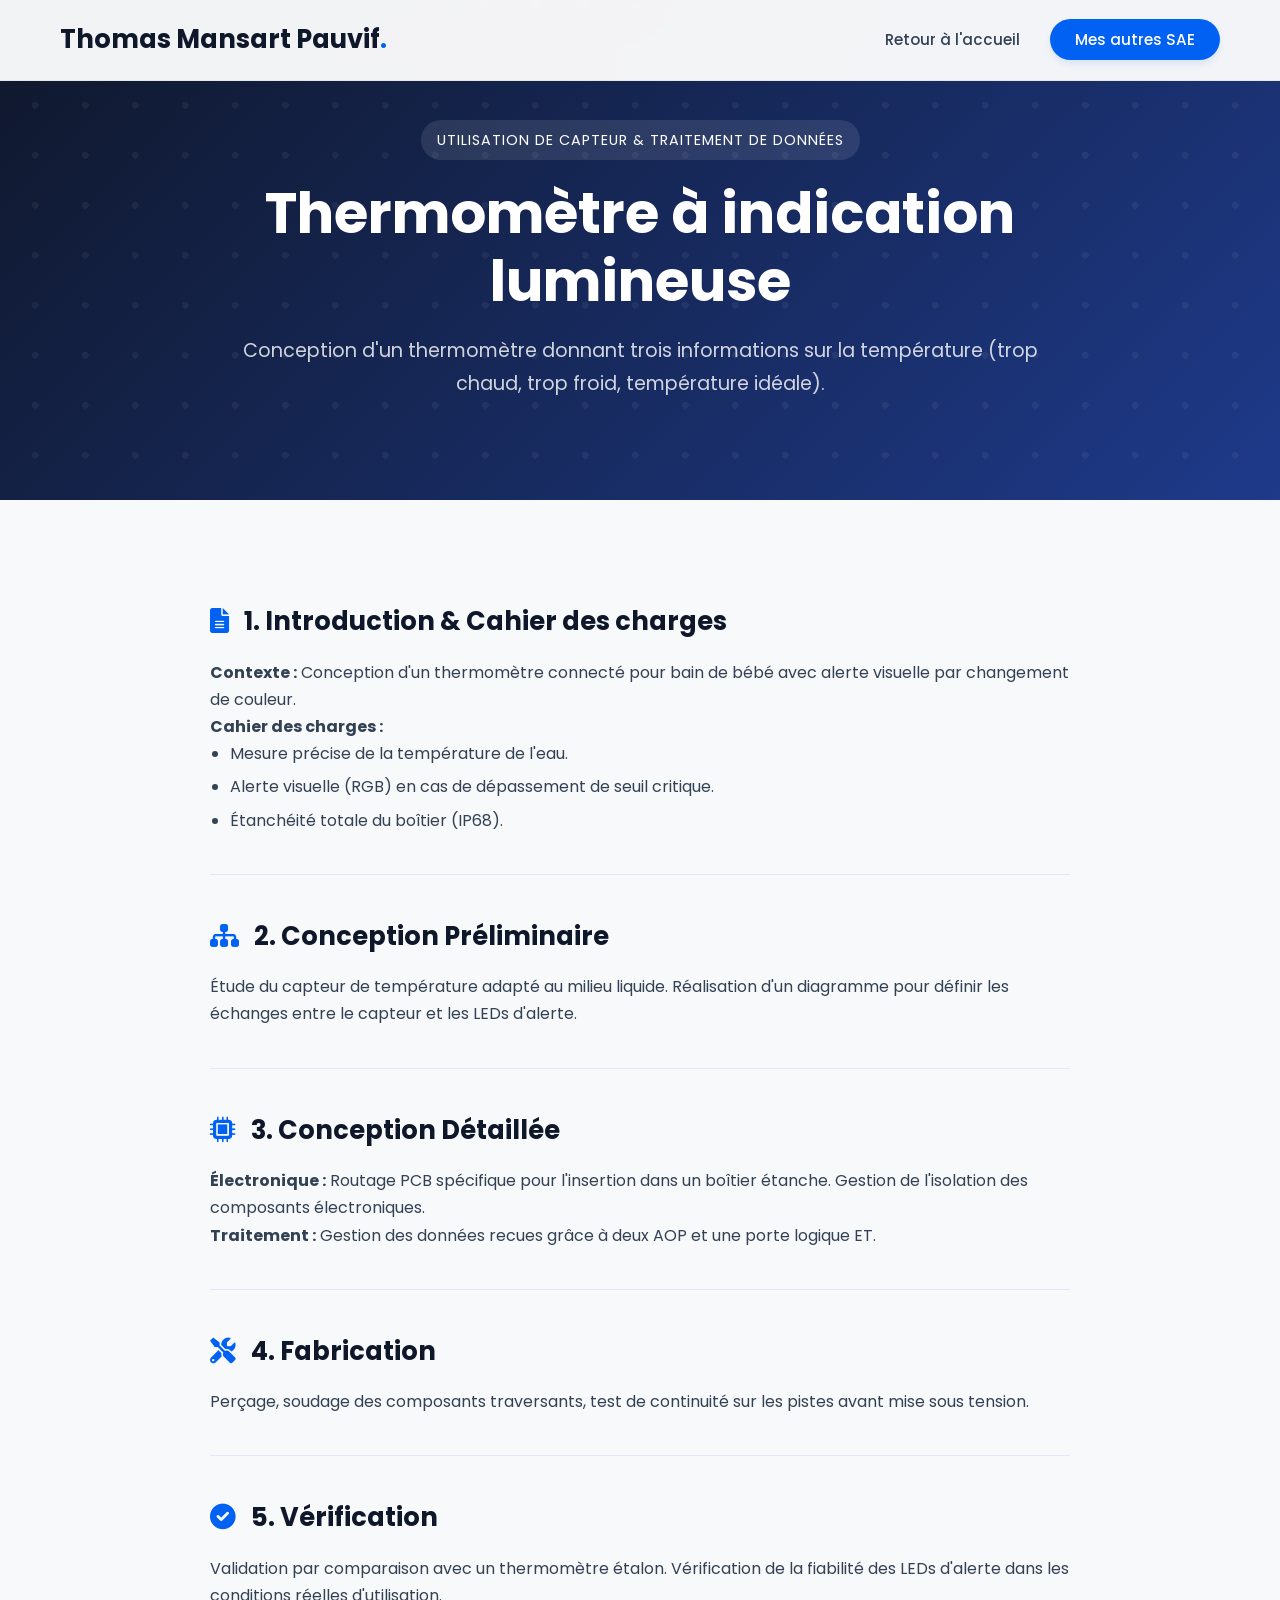
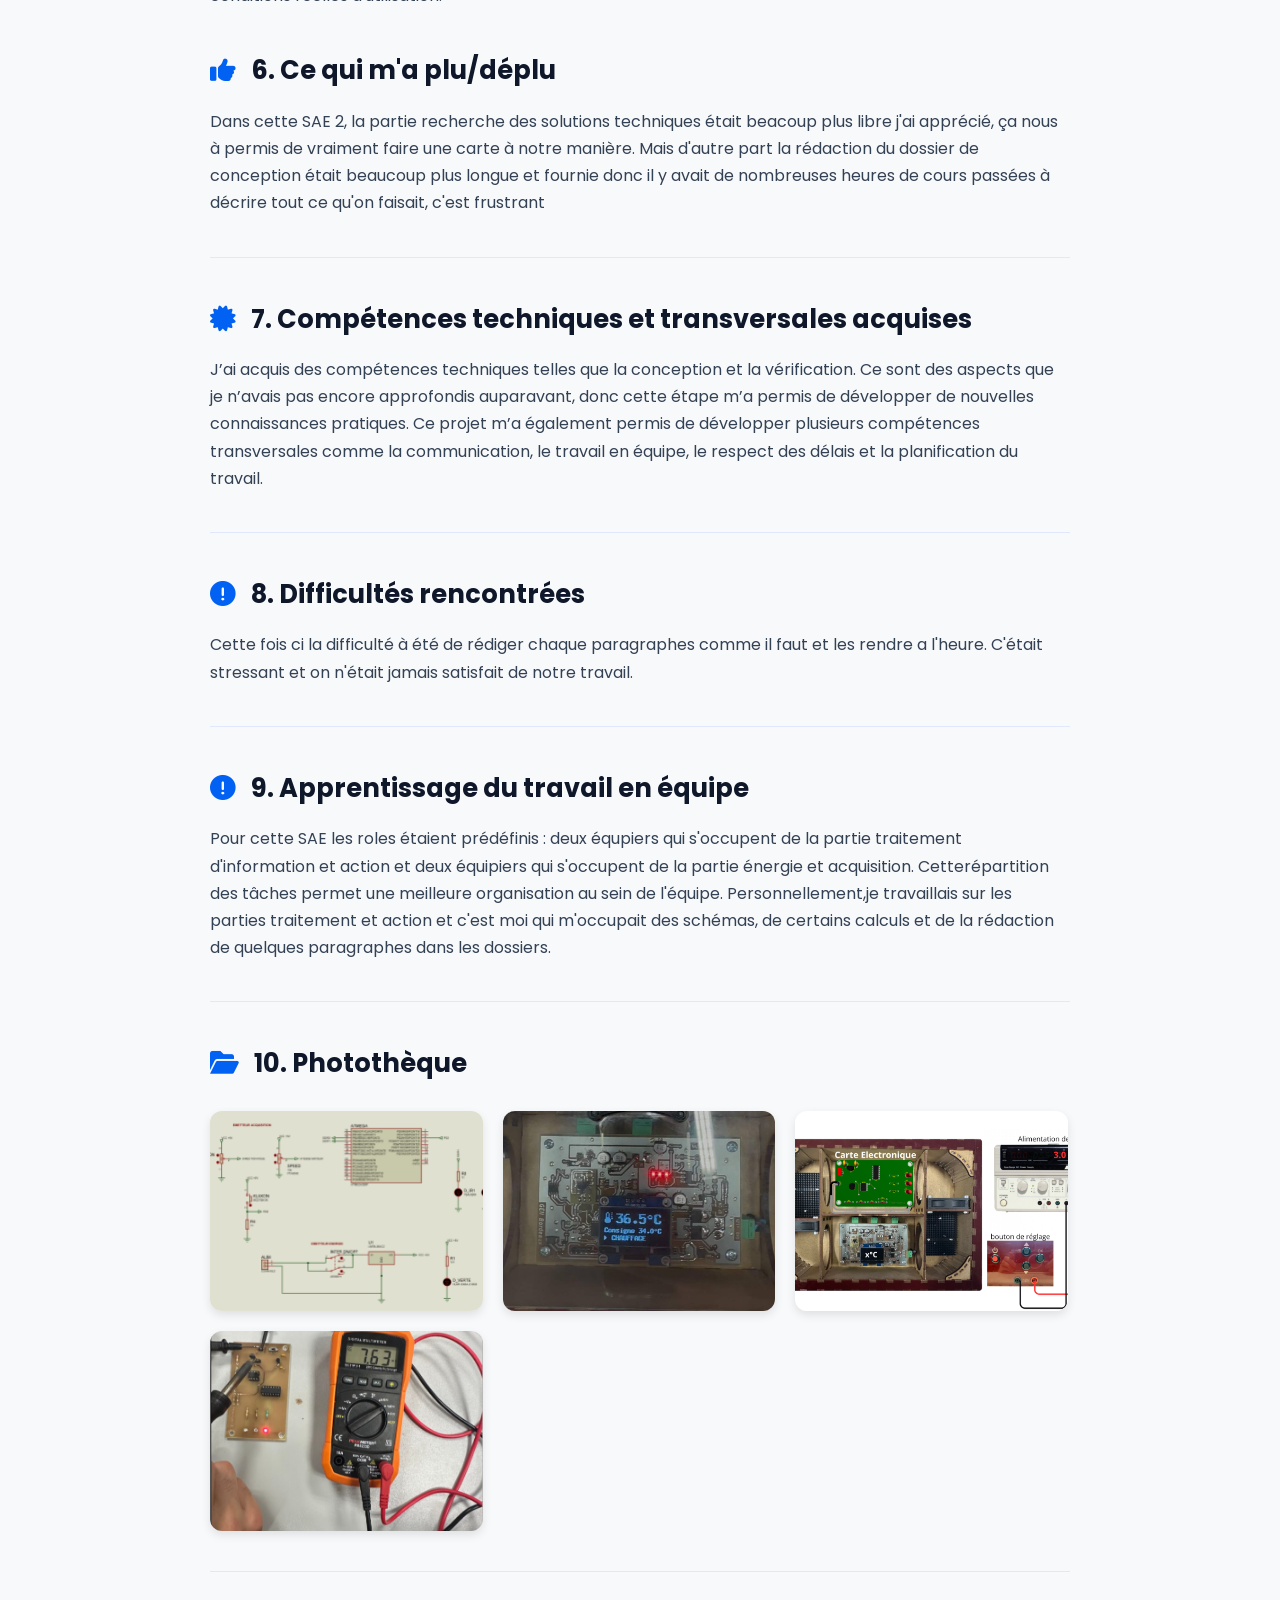
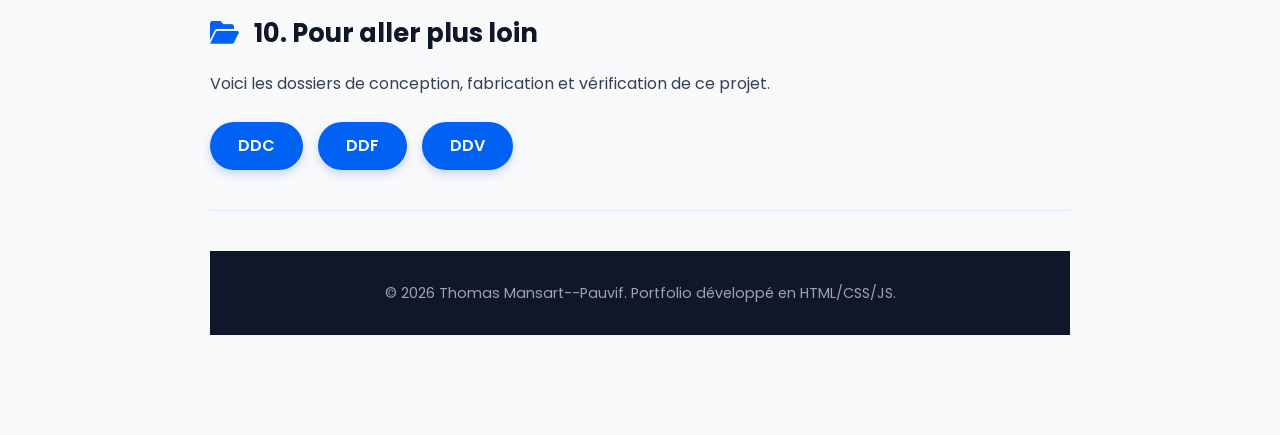
<file: projet-thermo.html>
<!DOCTYPE html>
<html lang="fr">
<head>
    <meta charset="UTF-8">
    <meta name="viewport" content="width=device-width, initial-scale=1.0">
    <title>SAE - Carte Son & Lumière Rafale</title>
    <link rel="icon" type="image/png" href="favicon.png">
    <link rel="stylesheet" href="style.css">
    <link href="https://fonts.googleapis.com/css2?family=Poppins:wght@300;400;500;600;700&display=swap" rel="stylesheet">
    <link rel="stylesheet" href="https://cdnjs.cloudflare.com/ajax/libs/font-awesome/6.0.0/css/all.min.css">
</head>
<body>

    <header>
        <nav class="container-nav">
            <div class="logo">Thomas Mansart Pauvif<span class="dot">.</span></div>
            <ul class="nav-links">
                <li><a href="index.html#accueil">Retour à l'accueil</a></li>
                <li><a href="index.html#projets" class="btn-nav">Mes autres SAE</a></li>
            </ul>
        </nav>
    </header>

    <section class="hero sae-hero" style="min-height: 40vh; padding-top: 120px;">
        <div class="hero-content">
            <span class="subtitle fade-in-up">utilisation de capteur & traitement de données</span>
            <h1 class="fade-in-up delay-1">Thermomètre à indication lumineuse</h1>
            <p class="fade-in-up delay-2">Conception d'un thermomètre donnant trois informations sur la température (trop chaud, trop froid, température idéale).</p>
        </div>
    </section>

    <section class="section bg-light">
        <div class="container sae-container">
    
    <article class="sae-part reveal-bottom">
        <h2 class="section-title-left"><i class="fas fa-file-alt"></i> 1. Introduction & Cahier des charges</h2>
        <p><strong>Contexte :</strong> Conception d'un thermomètre connecté pour bain de bébé avec alerte visuelle par changement de couleur.</p>
        <p><strong>Cahier des charges :</strong></p>
        <ul>
            <li>Mesure précise de la température de l'eau.</li>
            <li>Alerte visuelle (RGB) en cas de dépassement de seuil critique.</li>
            <li>Étanchéité totale du boîtier (IP68).</li>
        </ul>
    </article>

    <hr class="sae-divider">

    <article class="sae-part reveal-bottom">
        <h2 class="section-title-left"><i class="fas fa-sitemap"></i> 2. Conception Préliminaire</h2>
        <p>Étude du capteur de température adapté au milieu liquide. Réalisation d'un diagramme pour définir les échanges entre le capteur et les LEDs d'alerte.</p>
    </article>

    <hr class="sae-divider">

    <article class="sae-part reveal-bottom">
        <h2 class="section-title-left"><i class="fas fa-microchip"></i> 3. Conception Détaillée</h2>
        <p><strong>Électronique :</strong> Routage PCB spécifique pour l'insertion dans un boîtier étanche. Gestion de l'isolation des composants électroniques.</p>
        <p><strong>Traitement :</strong> Gestion des données recues grâce à deux AOP et une porte logique ET.</p>
    </article>

    <hr class="sae-divider">

    <article class="sae-part reveal-bottom">
        <h2 class="section-title-left"><i class="fas fa-tools"></i> 4. Fabrication</h2>
        <p>Perçage, soudage des composants traversants, test de continuité sur les pistes avant mise sous tension.</p>
    </article>

    <hr class="sae-divider">

    <article class="sae-part reveal-bottom">
        <h2 class="section-title-left"><i class="fas fa-check-circle"></i> 5. Vérification</h2>
        <p>Validation par comparaison avec un thermomètre étalon. Vérification de la fiabilité des LEDs d'alerte dans les conditions réelles d'utilisation.</p>
    </article>
    <article class="sae-part reveal-bottom">
        <h2 class="section-title-left"><i class="fas fa-thumbs-up"></i> 6. Ce qui m'a plu/déplu</h2>
        <p>Dans cette SAE 2, la partie recherche des solutions techniques était beacoup plus libre j'ai apprécié, ça nous à permis de vraiment faire une carte à notre manière. Mais d'autre part la rédaction du dossier de conception était beaucoup plus longue et fournie donc il y avait de nombreuses heures de cours passées à décrire tout ce qu'on faisait, c'est frustrant</p>
    </article>

    <hr class="sae-divider">

    <article class="sae-part reveal-bottom">
        <h2 class="section-title-left"><i class="fas fa-certificate"></i> 7. Compétences techniques et transversales acquises </h2>
        <p>J’ai acquis des compétences techniques telles que la conception et la vérification. Ce sont des aspects que je n’avais pas encore approfondis auparavant, donc cette étape m’a permis de développer de nouvelles connaissances pratiques. Ce projet m’a également permis de développer plusieurs compétences transversales comme la communication, le travail en équipe, le respect des délais et la planification du travail.</p>
    </article>

    <hr class="sae-divider">

    <article class="sae-part reveal-bottom">
        <h2 class="section-title-left"><i class="fas fa-exclamation-circle"></i> 8. Difficultés rencontrées</h2>
        <p>Cette fois ci la difficulté à été de rédiger chaque paragraphes comme il faut et les rendre a l'heure. C'était stressant et on n'était jamais satisfait de notre travail.</p>
    </article>
    <hr class="sae-divider">

    <article class="sae-part reveal-bottom">
        <h2 class="section-title-left"><i class="fas fa-exclamation-circle"></i> 9. Apprentissage du travail en équipe</h2>
        <p>Pour cette SAE les roles étaient prédéfinis : deux équpiers qui s'occupent de la partie traitement d'information et action et deux équipiers qui s'occupent de la partie énergie et acquisition. Cetterépartition des tâches permet une meilleure organisation au sein de l'équipe. Personnellement,je travaillais sur les parties traitement et action et c'est moi qui m'occupait des schémas, de certains calculs et de la rédaction de quelques paragraphes dans les dossiers.</p>
    </article>
    <hr class="sae-divider">

    <!-- TA SECTION PHOTOTHÈQUE -->
<article class="sae-part reveal-bottom">
    <h2 class="section-title-left"><i class="fas fa-folder-open"></i> 10. Photothèque</h2>
    
    <div class="gallery-grid">
        <!-- Photo 1 -->
        <div class="gallery-item" onclick="openModal('KAH emtt.bmp', 'Schématique réalisée sur Proteus ISIS')">
            <img src="schema.png" alt="Schématique">
            <div class="gallery-caption">
                <span>Schématique réalisée sur Proteus ISIS</span>
            </div>
        </div>

        <!-- Photo 2 -->
        <div class="gallery-item" onclick="openModal('test_thermo_grand.jpg', 'Routage de la carte PCB avec contraintes d\'espace')">
            <img src="test_thermo.jpg" alt="Test température">
            <div class="gallery-caption">
                <span>Test du thermomètre dans une étuve</span>
            </div>
        </div>

        <!-- Photo 3 -->
        <div class="gallery-item" onclick="openModal('test4.jpg', 'Soudure des composants traversants au laboratoire')">
            <img src="test4.jpg" alt="Soudure">
            <div class="gallery-caption">
                <span>Schéma de câblage du test en étuve.</span>
            </div>
        </div>

        <!-- Photo 4 -->
        <div class="gallery-item" onclick="openModal('test2.jpg', 'Test des LEDs de post-combustion sur le système embarqué')">
            <img src="test2.jpg" alt="Test fonctionnel">
            <div class="gallery-caption">
                <span>test de la LED rouge de la carte.</span>
            </div>
        </div>
    </div>
</article>

<hr class="sae-divider">

    <article class="sae-part reveal-bottom">
        <h2 class="section-title-left"><i class="fas fa-folder-open"></i> 10. Pour aller plus loin</h2>
        <p>Voici les dossiers de conception, fabrication et vérification de ce projet.</p>
        <div class="dossier-bouton">
            <!--DDC-->
            <a href="https://docs.google.com/document/d/1BEz3qEnpPs5atIo95HUmTKXfgrFPHOxz/edit?usp=sharing&ouid=106285308037596538125&rtpof=true&sd=true" class="btn-dossier">DDC</a>
            <!--DDF-->
            <a href="https://docs.google.com/document/d/1nieH-OBGYxh53luYuO0zsrUZGyxlm2NW0VIgf1-G7tY/edit?usp=sharing" class="btn-dossier">DDF</a>
            <!--DDV-->
            <a href="https://docs.google.com/document/d/1GoB_56yhq9uzGWIknlyP6n0G_cfkXk-9Z9NceM1chho/edit?usp=sharing" class="btn-dossier">DDV</a>
        </div> 
    </article>

    <hr class="sae-divider">

<!-- LA BOÎTE NOIRE QUI S'OUVRE AU CLIC (À placer juste avant le <footer>) -->
<div id="imageModal" class="modal" onclick="closeModal()">
    <span class="close-modal">&times;</span>
    <img class="modal-content" id="modalImg">
    <div id="modalCaption"></div>
</div>

    <footer>
        <p>&copy; 2026 Thomas Mansart--Pauvif. Portfolio développé en HTML/CSS/JS.</p>
    </footer>

    <script src="script.js"></script>
</body>
</html>
</file>
<file: style.css>
/* --- Variables & Configuration --- */
:root {
    --primary-blue: #0061f2;
    --secondary-blue: #00a6ed;
    --dark-blue: #0f172a;
    --bg-light: #f8f9fa;
    --white: #ffffff;
    --text-main: #334155;
    --text-light: #64748b;
    --transition: all 0.4s cubic-bezier(0.165, 0.84, 0.44, 1);
    --shadow-sm: 0 4px 6px rgba(0, 97, 242, 0.1);
    --shadow-lg: 0 20px 40px rgba(0, 97, 242, 0.15);
}

* { margin: 0; padding: 0; box-sizing: border-box; }
html { scroll-behavior: smooth; }

body {
    font-family: 'Poppins', sans-serif;
    color: var(--text-main);
    background-color: var(--white);
    line-height: 1.7;
    overflow-x: hidden;
}

/* --- TRANSITION DE PAGE (pour toutes les pages sauf index.html) --- */
body.page-transition-in {
    animation: pageFadeIn 0.25s cubic-bezier(0.4, 0, 0.2, 1) forwards;
}
@keyframes pageFadeIn {
    from { opacity: 0; transform: translateY(10px); }
    to   { opacity: 1; transform: translateY(0); }
}

body.page-transition-out {
    animation: pageFadeOut 0.15s cubic-bezier(0.4, 0, 1, 1) forwards;
}
@keyframes pageFadeOut {
    from { opacity: 1; transform: scale(1); }
    to   { opacity: 0; transform: scale(0.98); }
}

a { text-decoration: none; color: inherit; }
ul { list-style: none; }

/* --- Header --- */
header {
    background: rgba(255, 255, 255, 0.95);
    backdrop-filter: blur(10px);
    position: fixed; width: 100%; top: 0; z-index: 1000;
    border-bottom: 1px solid rgba(0,0,0,0.05);
}
.container-nav {
    display: flex; justify-content: space-between; align-items: center;
    height: 80px; max-width: 1200px; margin: 0 auto; padding: 0 20px;
}
.logo { font-weight: 700; font-size: 1.6rem; color: var(--dark-blue); }
.dot { color: var(--primary-blue); }

.nav-links { display: flex; gap: 30px; align-items: center; }
.nav-links a {
    font-weight: 500; font-size: 0.95rem; color: var(--text-main);
    position: relative;
}
.nav-links a::after {
    content: ''; position: absolute; width: 0; height: 2px;
    bottom: -5px; left: 0; background-color: var(--primary-blue);
    transition: var(--transition);
}
.nav-links a:hover::after { width: 100%; }
.btn-nav {
    background: var(--primary-blue); color: var(--white) !important;
    padding: 10px 25px; border-radius: 50px; box-shadow: var(--shadow-sm);
}
.btn-nav:hover { transform: translateY(-2px); box-shadow: var(--shadow-lg); }
.btn-nav::after { display: none; }

/* Burger menu mobile */
.burger { display: none; flex-direction: column; gap: 5px; cursor: pointer; }
.burger div { width: 25px; height: 3px; background: var(--dark-blue); border-radius: 2px; transition: var(--transition); }

/* --- HERO SECTION --- */
.hero {
    min-height: 100vh;
    display: flex; flex-direction: column; justify-content: center; align-items: center; text-align: center;
    background: linear-gradient(135deg, #0f172a 0%, #1e3a8a 100%);
    position: relative; color: var(--white); padding: 0 20px;
    overflow: hidden;
}

.hero::before {
    content: ''; position: absolute; width: 200%; height: 200%;
    background: radial-gradient(circle, rgba(255,255,255,0.05) 10%, transparent 10%);
    background-size: 50px 50px;
    animation: moveBackground 60s linear infinite;
    pointer-events: none;
}
@keyframes moveBackground { 0% { transform: translate(0,0); } 100% { transform: translate(-50px, -50px); } }

.hero-content { z-index: 2; max-width: 800px; }
.subtitle {
    display: inline-block; background: rgba(255,255,255,0.1);
    padding: 8px 16px; border-radius: 50px; font-size: 0.9rem;
    margin-bottom: 20px; letter-spacing: 1px; text-transform: uppercase;
}
.hero h1 {
    font-size: 3.5rem; line-height: 1.2; margin-bottom: 20px; font-weight: 700;
}
.hero p { font-size: 1.2rem; margin-bottom: 40px; color: rgba(255,255,255,0.8); }

.hero-buttons { display: flex; gap: 20px; justify-content: center; flex-wrap: wrap; }
.btn-primary {
    background: var(--primary-blue); color: var(--white);
    padding: 15px 35px; border-radius: 50px; font-weight: 600;
    transition: var(--transition); border: 2px solid var(--primary-blue);
}
.btn-primary:hover { background: transparent; }
.btn-outline-white {
    background: transparent; color: var(--white);
    padding: 15px 35px; border-radius: 50px; font-weight: 600;
    transition: var(--transition); border: 2px solid rgba(255,255,255,0.3);
}
.btn-outline-white:hover { background: var(--white); color: var(--dark-blue); border-color: var(--white); }

.scroll-down {
    position: absolute; bottom: 30px; animation: bounce 2s infinite; opacity: 0.7;
}
@keyframes bounce { 0%, 20%, 50%, 80%, 100% {transform: translateY(0);} 40% {transform: translateY(-10px);} 60% {transform: translateY(-5px);} }

/* --- ANIMATIONS GÉNÉRALES --- */
.fade-in-up { opacity: 0; transform: translateY(30px); animation: fadeInUp 0.8s forwards; }
.delay-1 { animation-delay: 0.2s; }
.delay-2 { animation-delay: 0.4s; }
.delay-3 { animation-delay: 0.6s; }
@keyframes fadeInUp { to { opacity: 1; transform: translateY(0); } }

.reveal-bottom, .reveal-left, .reveal-right {
    opacity: 0; transition: 1s cubic-bezier(0.5, 0, 0, 1);
}
.reveal-bottom { transform: translateY(50px); }
.reveal-left { transform: translateX(-50px); }
.reveal-right { transform: translateX(50px); }
.active.reveal-bottom { opacity: 1; transform: translateY(0); }
.active.reveal-left  { opacity: 1; transform: translateX(0); }
.active.reveal-right { opacity: 1; transform: translateX(0); }

/* --- SECTIONS STANDARDS --- */
.section { padding: 100px 0; }
.container { max-width: 1200px; margin: 0 auto; padding: 0 20px; }
.bg-light { background-color: var(--bg-light); }
.section-title {
    text-align: center; font-size: 2.2rem; color: var(--dark-blue);
    margin-bottom: 70px; font-weight: 700;
}
.section-title::after {
    content: ''; display: block; width: 60px; height: 4px;
    background: var(--primary-blue); margin: 15px auto 0; border-radius: 2px;
}
.section-title-left {
    font-size: 1.6rem; color: var(--dark-blue); font-weight: 700;
    margin-bottom: 15px;
}
.section-title-left i { color: var(--primary-blue); margin-right: 10px; }

/* --- À PROPOS --- */
.about-container {
    display: flex;
    align-items: center;
    gap: 60px;
}
.about-image {
    position: relative;
    flex: 0 0 350px;
}
.about-image > img {
    width: 100%;
    height: auto;
    border-radius: 20px;
    box-shadow: 0 10px 30px rgba(0, 0, 0, 0.08);
}

/* Badge IUT GEII */
.experience-badge {
    position: absolute;
    bottom: -20px;
    right: -20px;
    width: 150px;
    height: 150px;
    background-color: #ffffff;
    border-radius: 20px;
    /* Ombre bleue cohérente avec le thème */
    box-shadow: 0 10px 30px rgba(0, 97, 242, 0.35);
    display: flex;
    justify-content: center;
    align-items: center;
    overflow: hidden;
}
.badge-logo {
    position: absolute;
    width: 80%;
    height: auto;
    transition: all 0.4s ease;
}
.badge-text {
    text-align: center;
    opacity: 0;
    transition: opacity 0.4s ease;
    z-index: 2;
    color: #0b183b;
    font-weight: bold;
}
.badge-text span {
    font-size: 2.5rem;
    color: var(--secondary-blue);
    display: block;
    line-height: 1;
}
.badge-text p { font-size: 0.75rem; color: rgba(59, 136, 199, 0.8); margin-top: 4px; }
.experience-badge:hover .badge-logo { opacity: 0; transform: scale(0.8); }
.experience-badge:hover .badge-text { opacity: 1; }

.about-text { flex: 1; }
.lead-text { font-size: 1.1rem; color: var(--primary-blue); font-weight: 500; margin-bottom: 20px; }
.about-text p { margin-bottom: 12px; }
.btn-download {
    display: inline-flex; align-items: center; gap: 10px; margin-top: 20px;
    color: var(--dark-blue); font-weight: 600;
    border-bottom: 2px solid var(--primary-blue); padding-bottom: 5px;
    transition: var(--transition);
}
.btn-download:hover { color: var(--primary-blue); gap: 15px; }

/* --- COMPÉTENCES --- */
.skills-grid {
    display: grid; grid-template-columns: repeat(auto-fit, minmax(250px, 1fr)); gap: 30px;
}
.skill-card {
    background: var(--white); padding: 40px 30px; border-radius: 20px;
    box-shadow: 0 10px 30px rgba(0,0,0,0.05); text-align: center;
    transition: var(--transition); border: 1px solid rgba(0,0,0,0.03);
    /* Important pour que les liens ne soient pas soulignés */
    color: var(--text-main);
    display: block;
}
.skill-card h3 { color: var(--dark-blue); margin-bottom: 10px; }
.skill-card:hover { transform: translateY(-10px); box-shadow: var(--shadow-lg); border-color: var(--primary-blue); }
.icon-box {
    width: 70px; height: 70px; background: rgba(0, 97, 242, 0.1); color: var(--primary-blue);
    border-radius: 50%; display: flex; align-items: center; justify-content: center;
    font-size: 1.8rem; margin: 0 auto 20px; transition: var(--transition);
}
.skill-card:hover .icon-box { background: var(--primary-blue); color: var(--white); transform: rotateY(360deg); }
/* Fix : les liens dans la grille de compétences */
.clickable-card { text-decoration: none; }

/* --- PROJETS --- */
.projects-grid {
    display: grid; grid-template-columns: repeat(auto-fit, minmax(320px, 1fr)); gap: 40px;
}
.project-card {
    background: var(--white); border-radius: 20px; overflow: hidden;
    box-shadow: 0 10px 30px rgba(0,0,0,0.05); transition: var(--transition);
    display: flex; flex-direction: column; height: 100%;
    color: var(--text-main);
}
.project-card:hover { transform: translateY(-10px); box-shadow: var(--shadow-lg); }
.card-image-wrapper {
    height: 220px; background: #e0e7ff; position: relative;
    display: flex; align-items: center; justify-content: center; font-size: 4rem; overflow: hidden;
}
.card-image-wrapper img {
    width: 100%; height: 100%; object-fit: cover;
    transition: transform 0.5s ease;
}
.project-card:hover .card-image-wrapper img { transform: scale(1.05); }
.card-image { font-size: 4rem; }

.overlay {
    position: absolute; top: 0; left: 0; width: 100%; height: 100%;
    background: rgba(0, 97, 242, 0.8); display: flex; align-items: center; justify-content: center;
    opacity: 0; transition: var(--transition);
}
.project-card:hover .overlay { opacity: 1; }
.view-btn {
    color: var(--white); font-weight: 600; border: 2px solid var(--white);
    padding: 10px 20px; border-radius: 30px; transform: translateY(20px); transition: var(--transition);
}
.project-card:hover .view-btn { transform: translateY(0); }

.card-content { padding: 30px; }
.tag-list { display: flex; gap: 10px; margin-bottom: 15px; flex-wrap: wrap; }
.tag {
    font-size: 0.75rem; font-weight: 700; color: var(--primary-blue);
    background: rgba(0, 97, 242, 0.1); padding: 5px 12px; border-radius: 20px;
}
.card-content h3 { font-size: 1.4rem; margin-bottom: 10px; color: var(--dark-blue); }

/* --- Sous-titre de section --- */
.subtitle-section {
    color: var(--text-light); margin-bottom: 50px; font-size: 1.05rem;
}
.text-center { text-align: center; }

/* --- CONTACT SECTION --- */
.contact-section {
    background-color: var(--bg-light);
    padding: 120px 20px 80px;
    display: flex;
    justify-content: center;
    align-items: center;
    min-height: 100vh;
}
.contact-container {
    background: var(--white);
    border: 1px solid rgba(0,0,0,0.05);
    padding: 50px;
    border-radius: 20px;
    max-width: 640px;
    width: 100%;
    box-shadow: 0 10px 30px rgba(0,0,0,0.06);
}
.contact-title {
    text-align: center;
    font-size: 2.2rem;
    margin-bottom: 10px;
    color: var(--dark-blue);
    font-weight: 700;
}
.contact-title::after {
    content: ''; display: block; width: 50px; height: 4px;
    background: var(--primary-blue); margin: 12px auto 0; border-radius: 2px;
}
.contact-subtitle {
    text-align: center;
    margin-bottom: 35px;
    font-size: 1rem;
    color: var(--text-light);
}
.contact-form { display: flex; flex-direction: column; gap: 20px; }
.form-group { display: flex; flex-direction: column; gap: 8px; }
.form-label { font-weight: 600; font-size: 0.95rem; color: var(--dark-blue); }
.form-control {
    background: var(--bg-light);
    border: 1px solid #e2e8f0;
    padding: 12px 15px;
    border-radius: 10px;
    color: var(--text-main);
    font-size: 1rem;
    outline: none;
    transition: var(--transition);
    font-family: inherit;
}
.form-control::placeholder { color: #94a3b8; }
.form-control:focus {
    background: var(--white);
    border-color: var(--primary-blue);
    box-shadow: 0 0 0 3px rgba(0, 97, 242, 0.15);
}
.btn-submit {
    background: var(--primary-blue);
    color: var(--white);
    border: none;
    padding: 15px;
    border-radius: 50px;
    font-size: 1.1rem;
    font-weight: 600;
    cursor: pointer;
    transition: var(--transition);
    margin-top: 10px;
    box-shadow: var(--shadow-sm);
    font-family: inherit;
}
.btn-submit:hover {
    transform: translateY(-3px);
    box-shadow: var(--shadow-lg);
    background: #0052cc;
}

/* --- PRELOADER (uniquement index.html) --- */
#preloader {
    position: fixed;
    top: 0; left: 0;
    width: 100vw; height: 100vh;
    background-color: #ffffff;
    display: flex;
    justify-content: center;
    align-items: center;
    z-index: 999999;
    transition: opacity 0.6s ease-out, visibility 0.6s ease-out;
}
#loader-logo {
    width: 200px;
    height: auto;
}
.t-part { opacity: 0; transform-box: fill-box; transform-origin: center; }
.t-horiz { animation: slideDown 0.5s ease-out 0.2s forwards; }
.t-vert  { animation: slideDown 0.5s ease-out 0.6s forwards; }
.t-dot   { animation: popIn 0.5s cubic-bezier(0.175, 0.885, 0.32, 1.275) 1s forwards; }
@keyframes slideDown {
    0%   { opacity: 0; transform: translateY(-30px); }
    100% { opacity: 1; transform: translateY(0); }
}
@keyframes popIn {
    0%   { opacity: 0; transform: scale(0); }
    100% { opacity: 1; transform: scale(1); }
}
.preloader-hidden { opacity: 0 !important; visibility: hidden !important; }

/* --- PAGES SAE & SOUS-PAGES --- */
.sae-container { max-width: 900px; margin: 0 auto; }
.sae-part { margin-bottom: 40px; }
.sae-part h2 i { color: var(--primary-blue); margin-right: 10px; }
.sae-part ul { margin-left: 20px; margin-bottom: 15px; list-style: disc; }
.sae-part ul li { margin-bottom: 6px; }
.sae-divider {
    border: 0; height: 1px; background: #e0e7ff; margin: 40px 0;
}
.sae-hero {
    min-height: 40vh; padding-top: 120px; padding-bottom: 60px;
    display: flex; align-items: center; justify-content: center;
}

/* --- PHOTOTHÈQUE --- */
.gallery-grid {
    display: flex; flex-wrap: wrap; gap: 20px; margin-top: 25px;
}
.gallery-item {
    position: relative;
    width: calc(33.333% - 14px);
    min-width: 220px;
    height: 200px;
    border-radius: 12px;
    overflow: hidden;
    cursor: pointer;
    box-shadow: 0 4px 10px rgba(0,0,0,0.1);
    transition: box-shadow 0.3s ease;
}
.gallery-item:hover { box-shadow: 0 8px 20px rgba(0,97,242,0.2); }
.gallery-item img {
    width: 100%; height: 100%; object-fit: cover;
    transition: transform 0.4s ease;
}
/* Placeholder quand l'image n'est pas encore là */
.gallery-placeholder {
    width: 100%; height: 100%;
    background: linear-gradient(135deg, #e0e7ff 0%, #c7d2fe 100%);
    display: flex; flex-direction: column; align-items: center; justify-content: center;
    color: var(--primary-blue); gap: 10px;
}
.gallery-placeholder i { font-size: 2.5rem; opacity: 0.7; }
.gallery-placeholder span { font-size: 0.85rem; font-weight: 500; text-align: center; padding: 0 10px; }

.gallery-caption {
    position: absolute; top: 0; left: 0; width: 100%; height: 100%;
    background: rgba(10, 25, 47, 0.85);
    color: #ffffff;
    display: flex; align-items: center; justify-content: center;
    text-align: center; padding: 20px;
    opacity: 0; transition: opacity 0.4s ease;
}
.gallery-caption span {
    font-weight: 500; font-size: 0.95rem;
    transform: translateY(20px); transition: transform 0.4s ease;
}
.gallery-item:hover img { transform: scale(1.08); }
.gallery-item:hover .gallery-caption { opacity: 1; }
.gallery-item:hover .gallery-caption span { transform: translateY(0); }

/* --- MODAL (vue agrandie photo) --- */
.modal {
    display: none; position: fixed;
    z-index: 9999; left: 0; top: 0; width: 100%; height: 100%;
    background-color: rgba(0, 0, 0, 0.9);
    backdrop-filter: blur(5px);
    padding-top: 60px;
}
.modal-content {
    margin: auto; display: block;
    max-width: 80%; max-height: 75vh;
    border-radius: 10px;
    box-shadow: 0 0 30px rgba(0,97,242,0.3);
    animation: zoomIn 0.3s ease;
}
#modalCaption {
    margin: auto; display: block; width: 80%; max-width: 700px;
    text-align: center; color: #ccc; padding: 20px 0; font-size: 1rem;
}
.close-modal {
    position: absolute; top: 20px; right: 40px;
    color: #fff; font-size: 45px; font-weight: bold; cursor: pointer;
    transition: color 0.3s;
}
.close-modal:hover { color: var(--primary-blue); }
@keyframes zoomIn {
    from { transform: scale(0.9); opacity: 0; }
    to   { transform: scale(1); opacity: 1; }
}

/* --- CARTES LOGICIELS --- */
.software-card {
    background-color: var(--white);
    border-radius: 16px;
    padding: 30px;
    margin-bottom: 30px;
    box-shadow: 0 5px 20px rgba(0,0,0,0.06);
    border: 1px solid #e2e8f0;
    transition: var(--transition);
}
.software-card:hover { box-shadow: var(--shadow-lg); transform: translateY(-4px); }

.software-header {
    display: flex; justify-content: space-between; align-items: center;
    margin-bottom: 15px;
}
.software-header h3 { color: var(--dark-blue); font-size: 1.25rem; margin: 0; }
.software-header h3 i { color: var(--primary-blue); margin-right: 10px; }
.software-percent { font-weight: 700; font-size: 1.2rem; color: var(--primary-blue); }

.slider-container {
    margin-bottom: 20px;
    background: var(--bg-light);
    padding: 14px;
    border-radius: 10px;
}
.software-slider {
    -webkit-appearance: none;
    width: 100%; height: 10px;
    border-radius: 5px;
    background: #e2e8f0;
    outline: none;
    cursor: default;
    margin-bottom: 8px;
}
.software-slider::-webkit-slider-thumb {
    -webkit-appearance: none; appearance: none;
    width: 22px; height: 22px; border-radius: 50%;
    background: #ffffff; border: 3px solid var(--primary-blue);
    cursor: default;
    box-shadow: 0 2px 5px rgba(0,0,0,0.15);
}
.software-slider:disabled { opacity: 1; cursor: default; }
.software-slider:disabled::-webkit-slider-thumb { cursor: default; }
.software-label { font-weight: 600; font-size: 0.9rem; margin: 0; transition: color 0.3s; }

.software-body { display: flex; gap: 25px; align-items: flex-start; }
.software-text { flex: 2; color: #4a5568; line-height: 1.7; }
.software-mini-gallery { flex: 1; display: flex; gap: 10px; flex-wrap: wrap; }
.software-mini-gallery img {
    width: calc(50% - 5px); height: 100px;
    object-fit: cover; border-radius: 8px;
    cursor: pointer; transition: transform 0.3s;
    box-shadow: 0 2px 8px rgba(0,0,0,0.1);
}
.software-mini-gallery img:hover { transform: scale(1.06); }

/* --- BOUTONS DOSSIERS --- */
.dossier-bouton {
    display: flex; gap: 15px; margin-top: 25px; flex-wrap: wrap;
}
.btn-dossier {
    display: inline-block;
    background-color: var(--primary-blue);
    color: #ffffff;
    padding: 10px 28px;
    border-radius: 30px;
    text-decoration: none;
    font-weight: 600;
    transition: all 0.3s ease;
    box-shadow: 0 4px 10px rgba(0, 86, 210, 0.2);
}
.btn-dossier:hover {
    background-color: #0052cc;
    transform: translateY(-3px);
    box-shadow: 0 6px 15px rgba(0, 86, 210, 0.35);
}

/* --- FOOTER --- */
footer {
    background: var(--dark-blue);
    color: rgba(255,255,255,0.6);
    text-align: center;
    padding: 30px 20px;
    font-size: 0.9rem;
}

/* --- RESPONSIVE --- */
@media (max-width: 900px) {
    .hero h1 { font-size: 2.5rem; }
    .about-container { flex-direction: column; text-align: center; gap: 40px; }
    .about-image { flex: none; width: 280px; }
    .about-text { text-align: left; }
    .section-title-left { text-align: center; }
    .skills-grid, .projects-grid { grid-template-columns: 1fr; }
    .contact-container { padding: 30px 20px; }
    .nav-links { display: none; }
    .nav-links.open {
        display: flex; flex-direction: column;
        position: absolute; top: 80px; left: 0; right: 0;
        background: rgba(255,255,255,0.98);
        padding: 20px; gap: 15px;
        box-shadow: 0 10px 30px rgba(0,0,0,0.1);
    }
    .burger { display: flex; }
}

@media (max-width: 768px) {
    .gallery-item { width: 100%; }
    .modal-content { max-width: 95%; }
    .software-body { flex-direction: column; }
    .software-mini-gallery { width: 100%; }
    .software-mini-gallery img { height: 120px; }
}

@media (max-width: 480px) {
    .hero h1 { font-size: 2rem; }
    .hero-buttons { flex-direction: column; align-items: center; }
}
</file>
